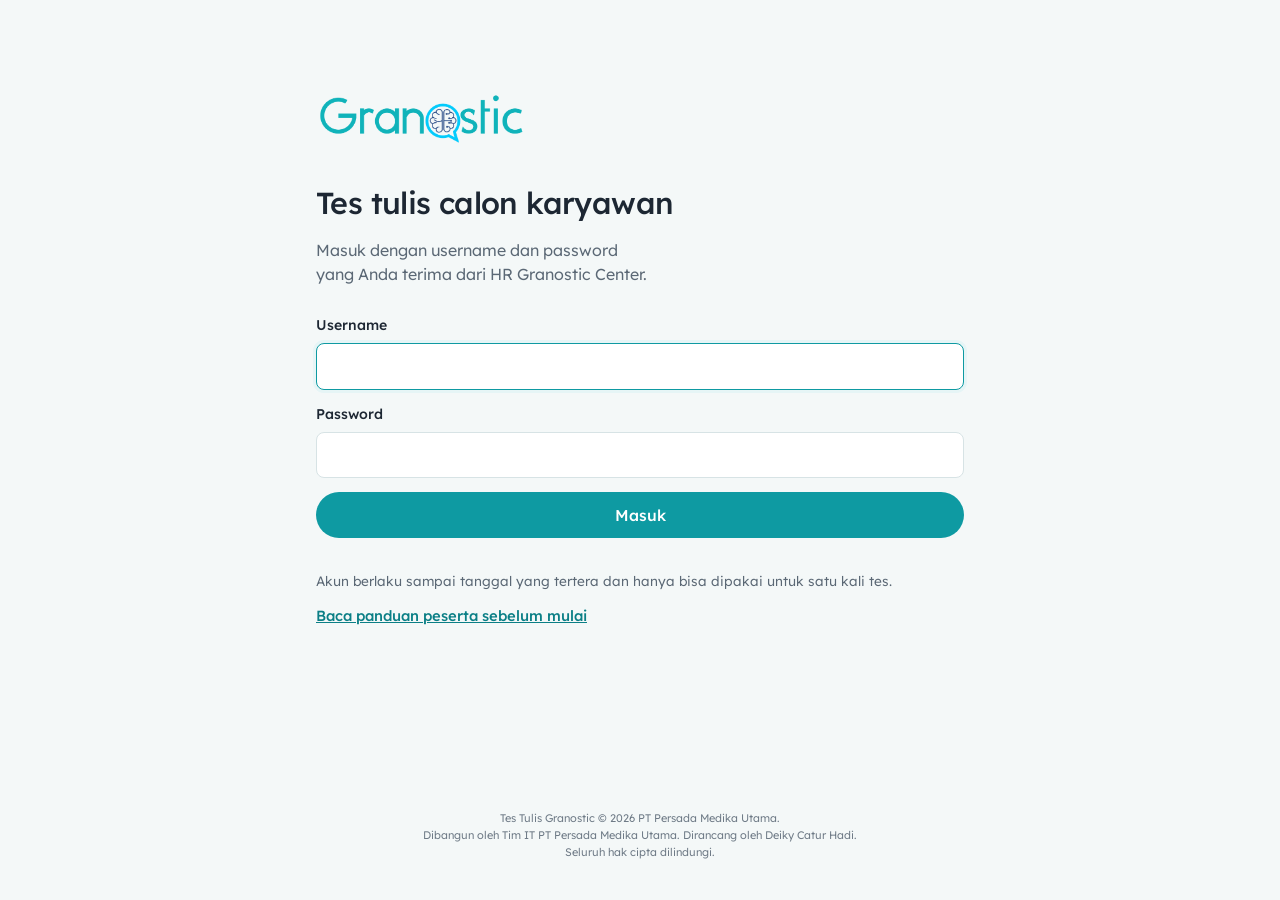
<file: index.html>
<!doctype html>
<!--
  Tes Tulis Granostic © 2026 PT Persada Medika Utama.
  Dibangun oleh Tim IT PT Persada Medika Utama. Dirancang oleh Deiky Catur Hadi.
  Seluruh hak cipta dilindungi.
-->
<html lang="id">
<head>
  <meta charset="utf-8">
  <meta name="viewport" content="width=device-width, initial-scale=1, viewport-fit=cover">
  <meta name="robots" content="noindex, nofollow">
  <title>Tes Tulis Granostic</title>
  <link rel="icon" href="assets/logo.png">
  <link rel="preconnect" href="https://fonts.googleapis.com">
  <link rel="preconnect" href="https://fonts.gstatic.com" crossorigin>
  <link href="https://fonts.googleapis.com/css2?family=IBM+Plex+Mono:wght@400;500&family=Lexend:wght@300;350;400;500;600&display=swap" rel="stylesheet">
  <link rel="stylesheet" href="assets/app.css">
  <link rel="stylesheet" href="assets/peserta.css">
</head>
<body class="peserta">
  <header class="bar" id="bar">
    <div class="bar-in">
      <img src="assets/logo.png" alt="Granostic" class="bar-logo">
      <div class="bar-test hidden" id="barTest">
        <span class="bar-meta"><span class="bar-sec" id="barSec"></span><span class="save-state" id="saveState"></span></span>
        <span class="bar-timer tabnum" id="barTimer" role="timer" aria-live="off">--:--</span>
      </div>
    </div>
    <div class="timeline hidden" id="timeline"><i id="timefill"></i></div>
  </header>

  <main id="app" class="wrap" aria-live="polite">
    <div class="center-load"><div class="spinner"></div></div>
  </main>
  <footer class="copyright cr-login"><span>Tes Tulis Granostic © 2026 PT Persada Medika Utama.</span><span>Dibangun oleh Tim IT PT Persada Medika Utama. Dirancang oleh Deiky Catur Hadi.</span><span>Seluruh hak cipta dilindungi.</span></footer>

  <div id="watermark" aria-hidden="true"></div>
  <div id="shield" class="hidden" aria-hidden="true">
    <div><strong>Halaman tes disembunyikan</strong><br>Kembali ke halaman ini untuk melanjutkan.</div>
  </div>
  <noscript>Aktifkan JavaScript untuk mengikuti tes.</noscript>

  <script src="config.js"></script>
  <script src="assets/common.js"></script>
  <script src="assets/jeda.js"></script>
  <script src="assets/biodata.js"></script>
  <script src="assets/peserta.js"></script>
</body>
</html>
</file>
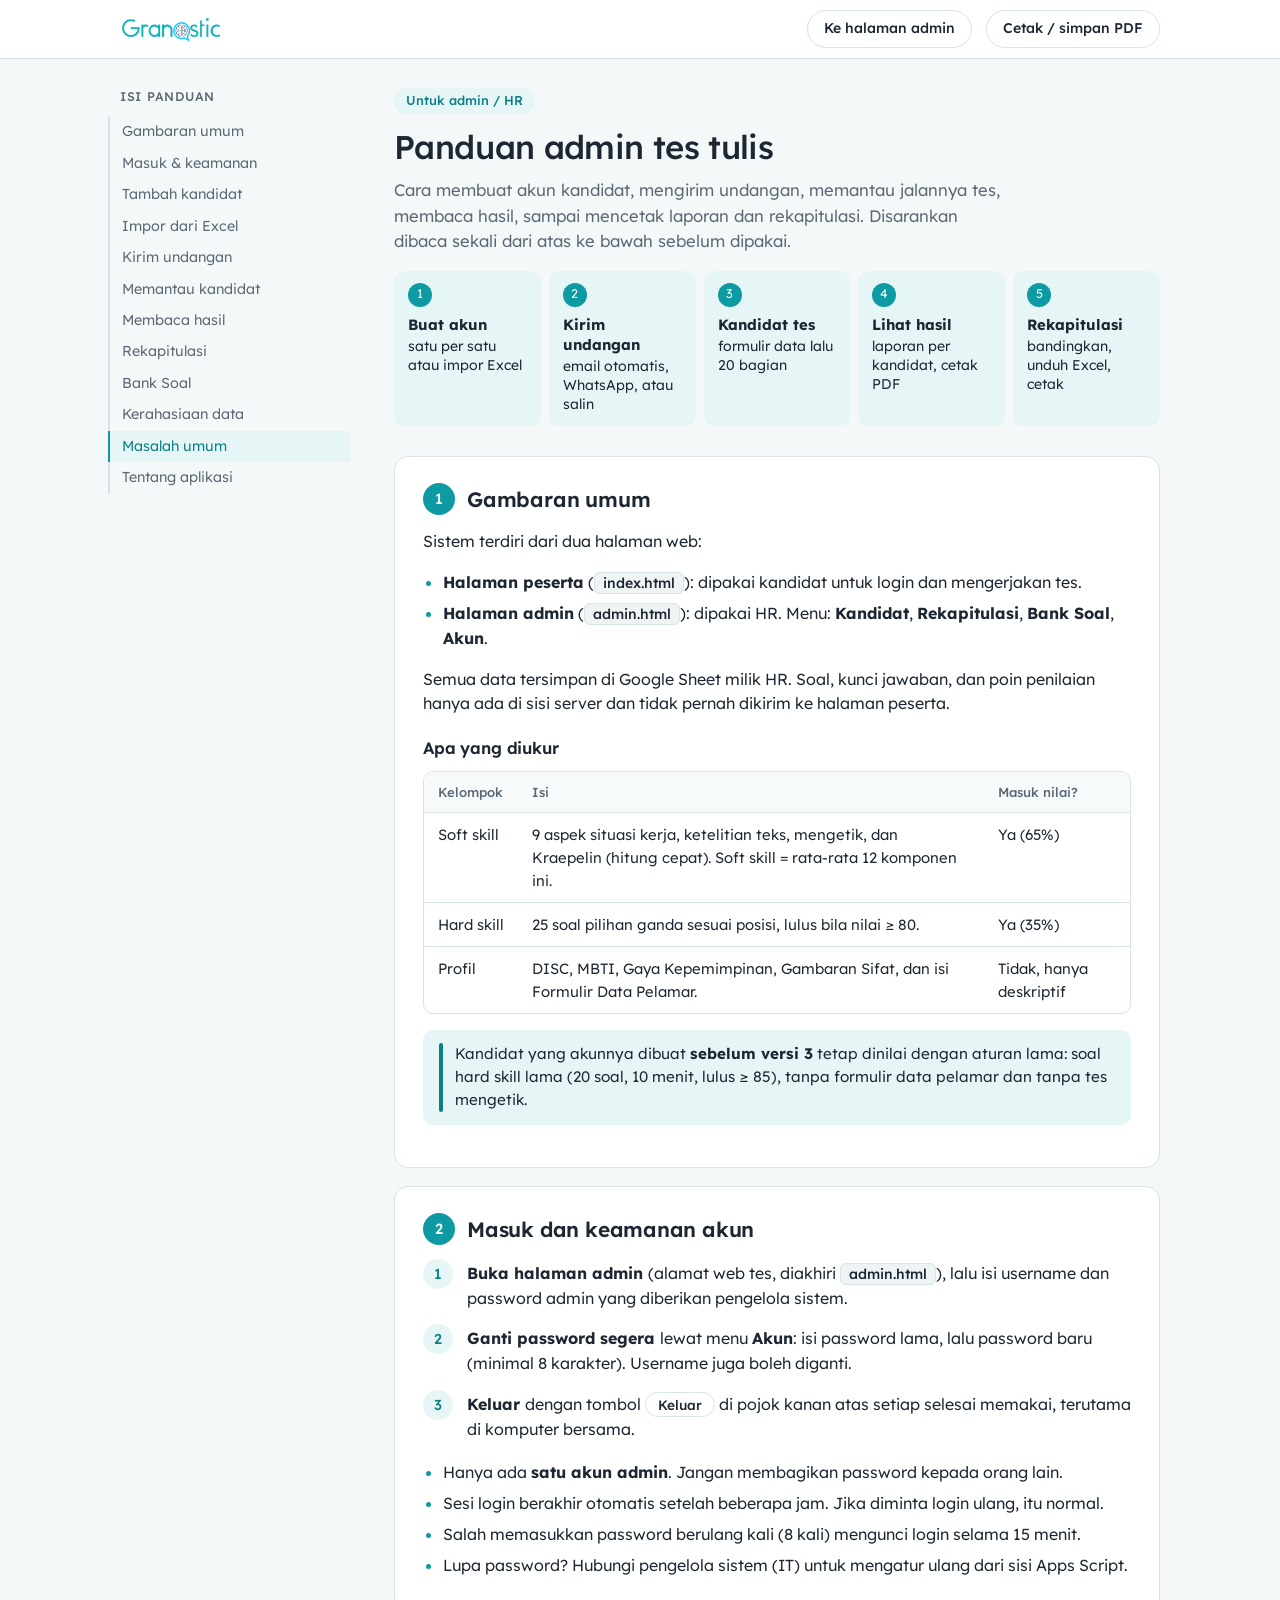
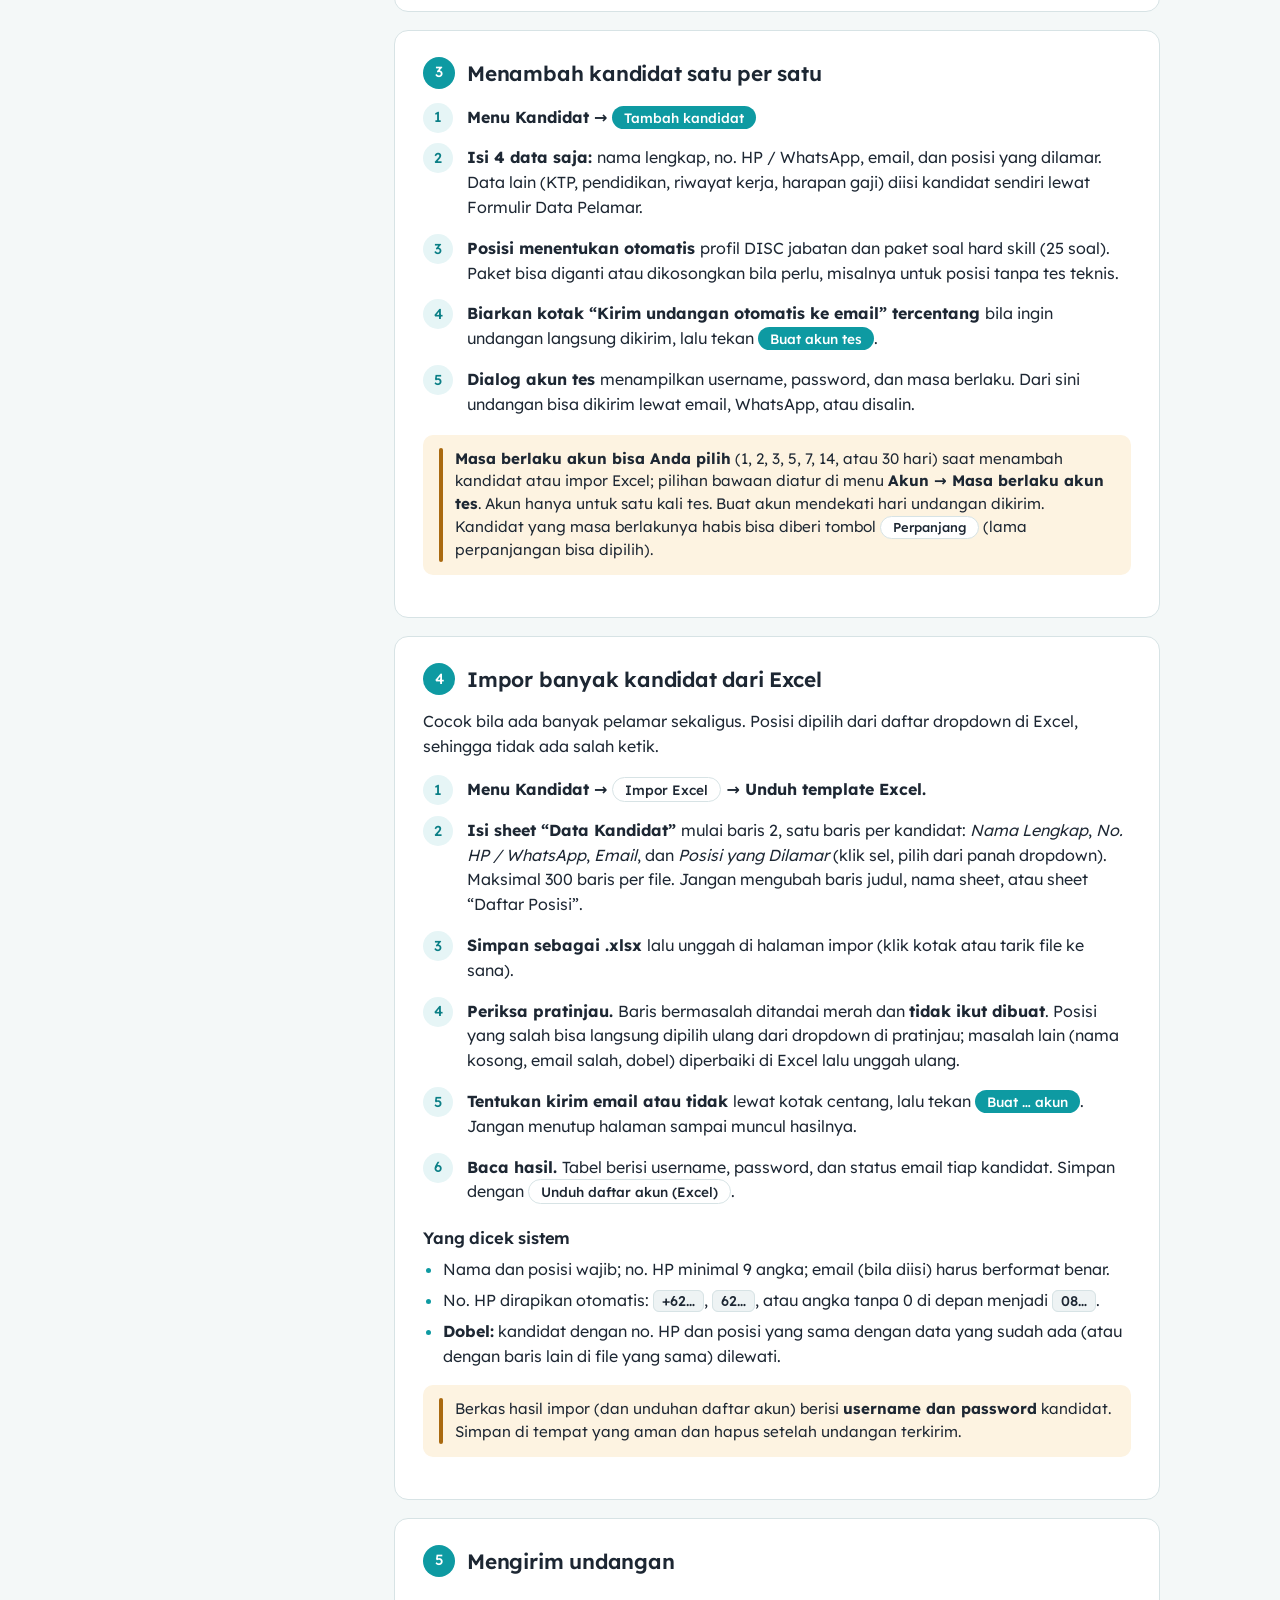
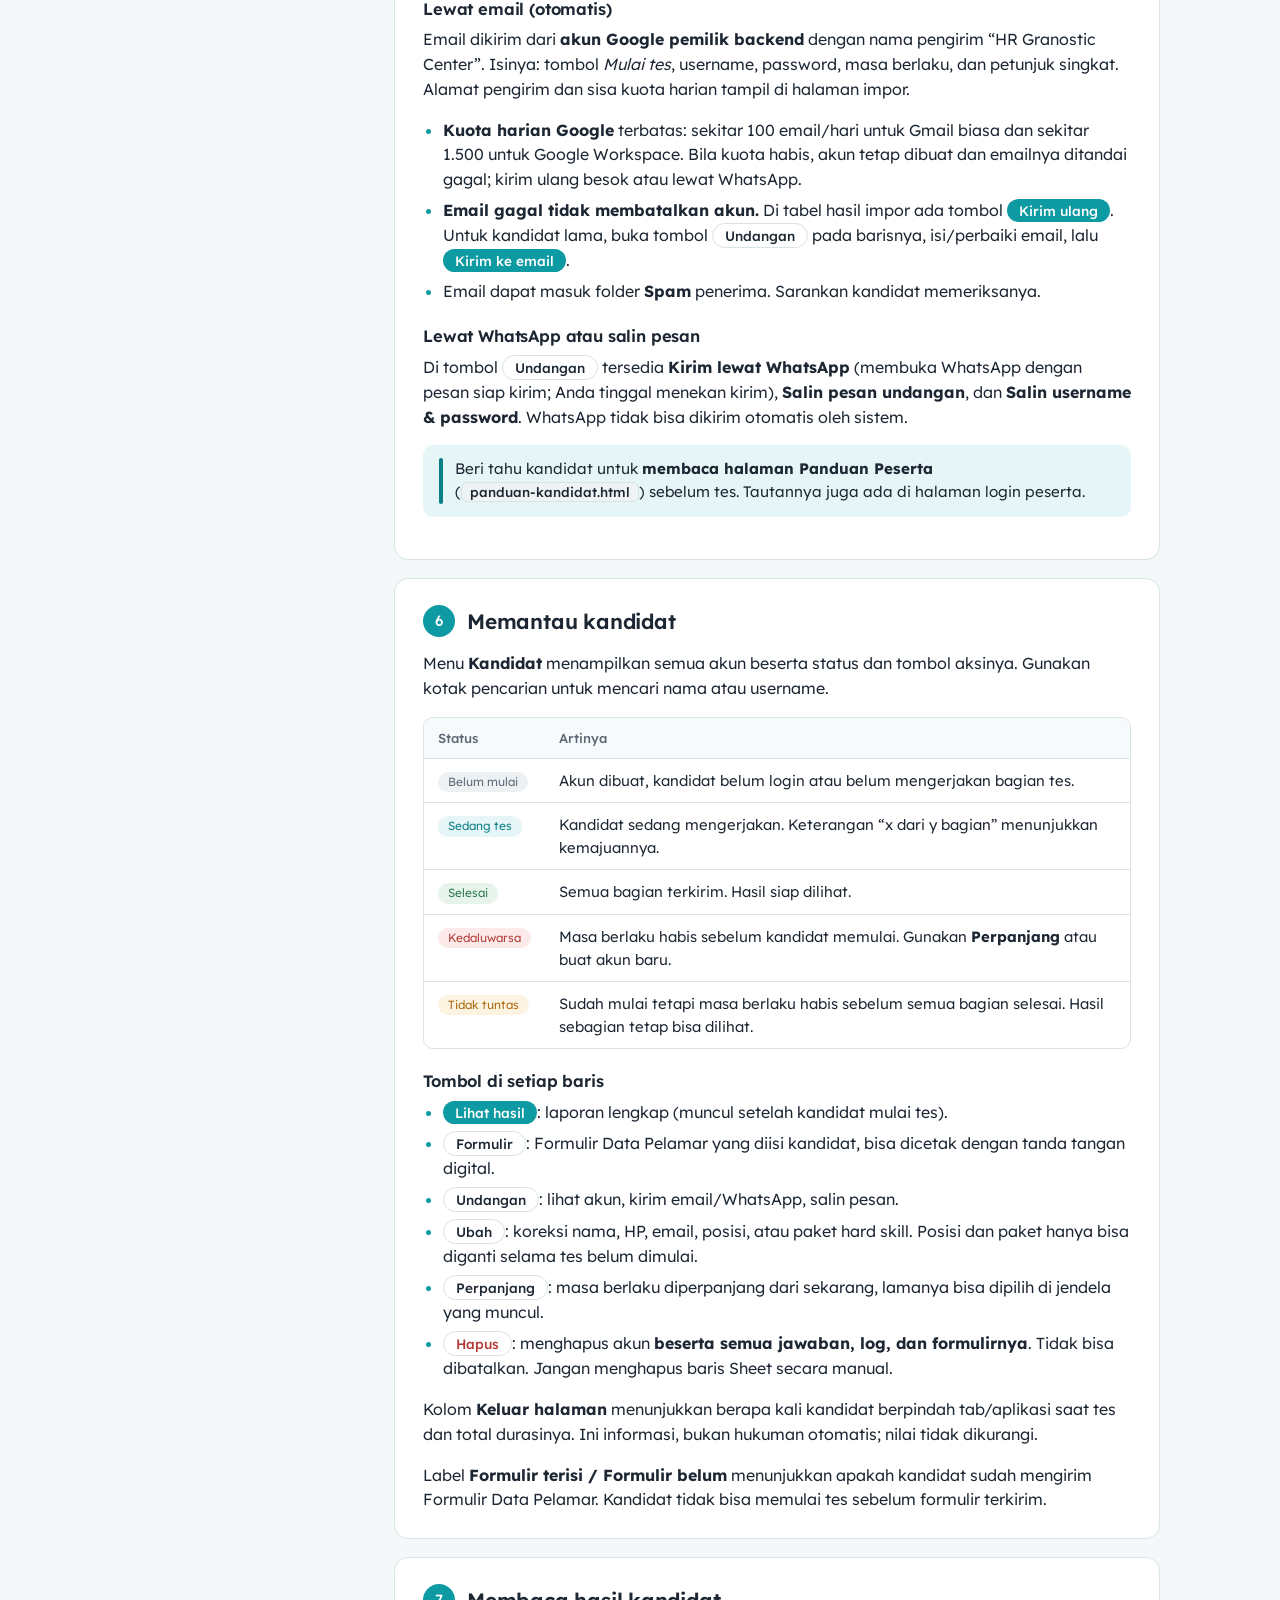
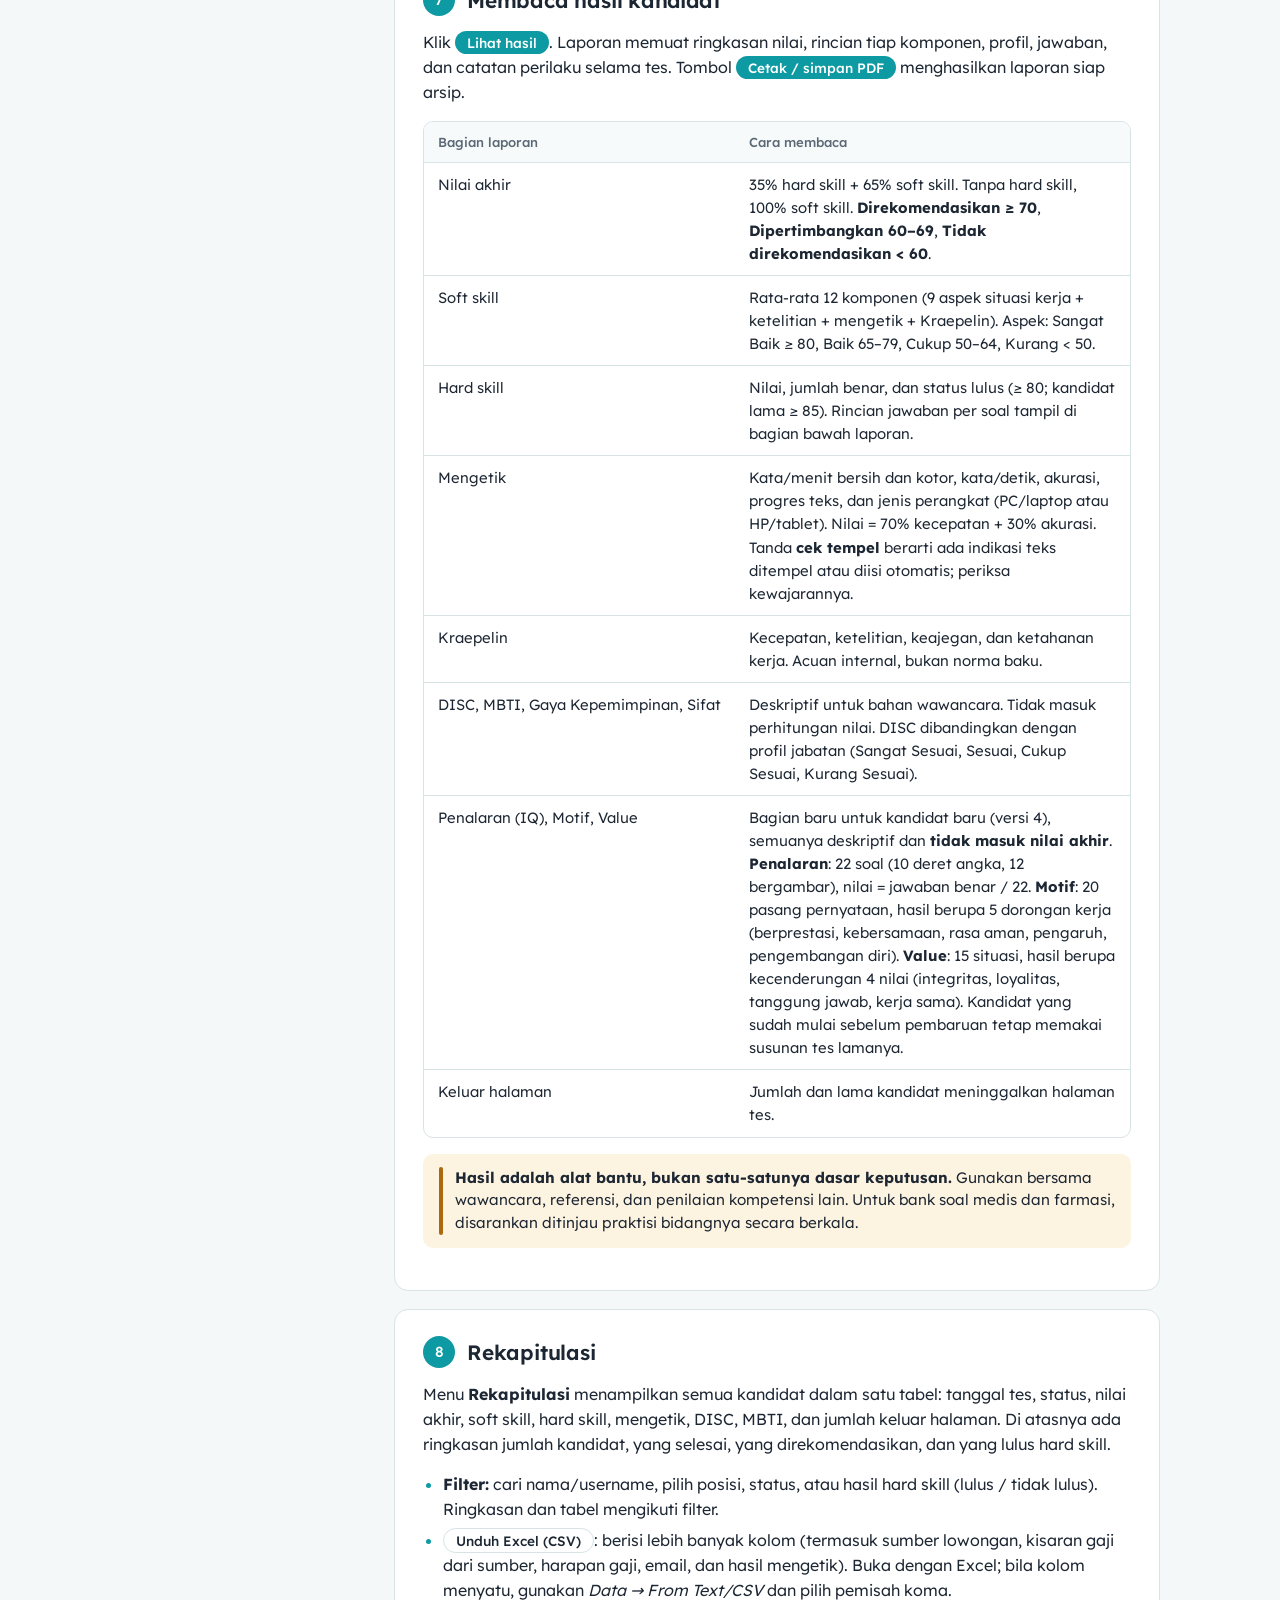
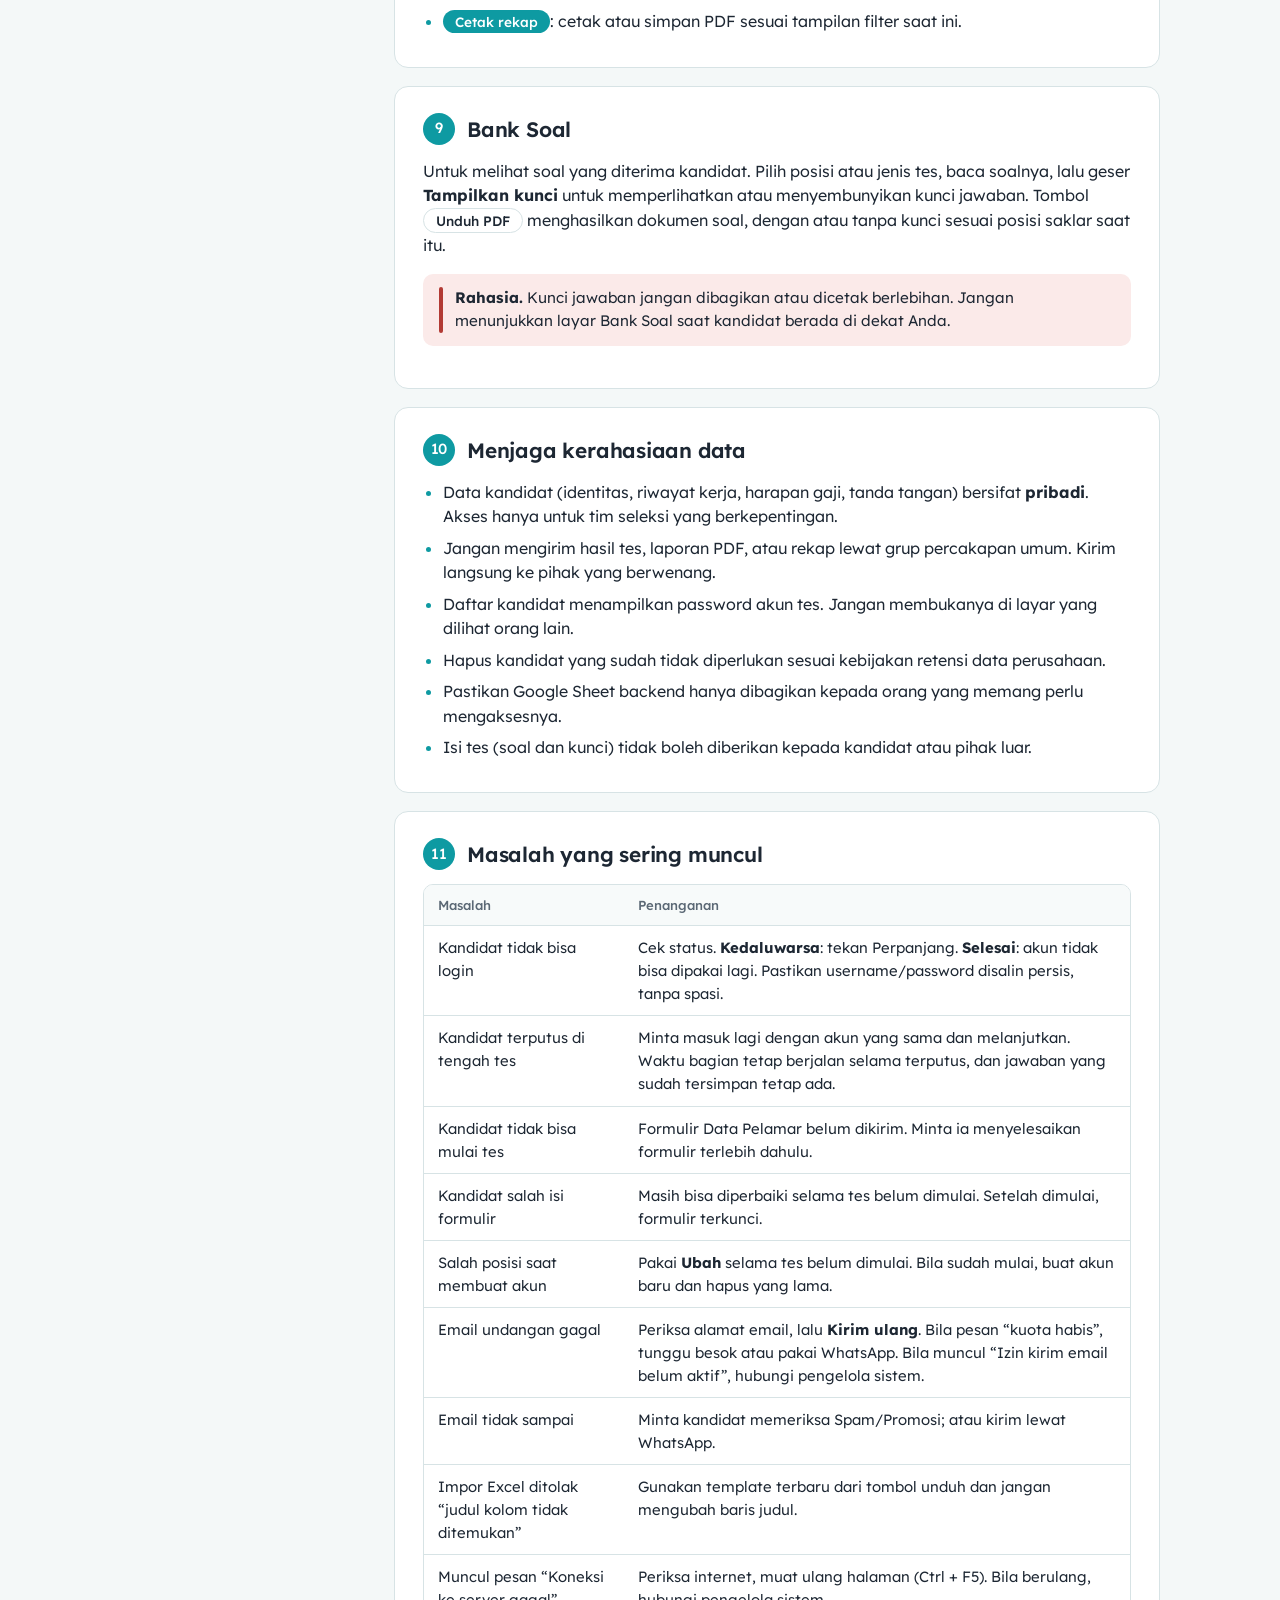
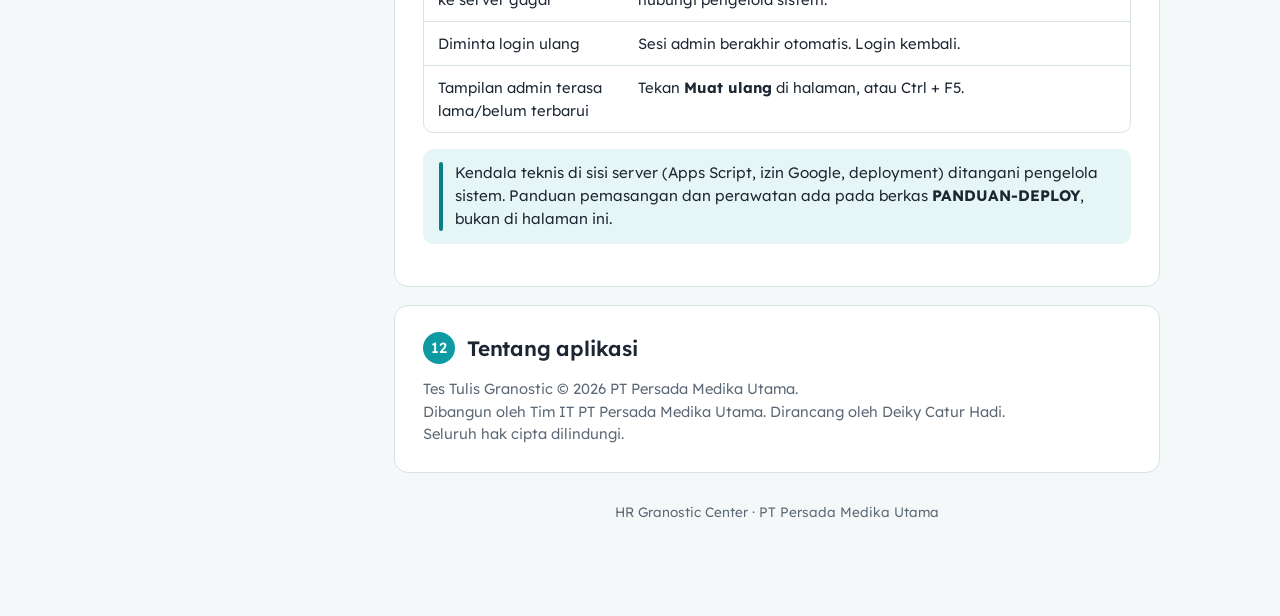
<file: panduan-admin.html>
<!doctype html>
<html lang="id">
<head>
  <meta charset="utf-8">
  <meta name="viewport" content="width=device-width, initial-scale=1, viewport-fit=cover">
  <meta name="robots" content="noindex, nofollow">
  <title>Panduan Admin Tes Tulis Granostic</title>
  <link rel="icon" href="assets/logo.png">
  <link rel="preconnect" href="https://fonts.googleapis.com">
  <link rel="preconnect" href="https://fonts.gstatic.com" crossorigin>
  <link href="https://fonts.googleapis.com/css2?family=Lexend:wght@300;350;400;500;600&display=swap" rel="stylesheet">
  <link rel="stylesheet" href="assets/app.css">
  <link rel="stylesheet" href="assets/panduan.css">
</head>
<body class="guide">
  <header class="g-top">
    <div class="g-top-in">
      <img src="assets/logo.png" alt="Granostic">
      <span class="sp"></span>
      <a class="btn ghost" href="admin.html"><span class="long">Ke halaman admin</span><span class="short">Admin</span></a>
      <button class="btn ghost print" id="bPrint" type="button"><span class="long">Cetak / simpan PDF</span><span class="short">PDF</span></button>
    </div>
  </header>

  <div class="g-wrap">
    <aside class="g-toc" aria-label="Daftar isi">
      <b>Isi panduan</b>
      <nav>
        <a href="#gambaran">Gambaran umum</a>
        <a href="#masuk">Masuk &amp; keamanan</a>
        <a href="#tambah">Tambah kandidat</a>
        <a href="#impor">Impor dari Excel</a>
        <a href="#undangan">Kirim undangan</a>
        <a href="#pantau">Memantau kandidat</a>
        <a href="#hasil">Membaca hasil</a>
        <a href="#rekap">Rekapitulasi</a>
        <a href="#bank">Bank Soal</a>
        <a href="#etika">Kerahasiaan data</a>
        <a href="#masalah">Masalah umum</a>
        <a href="#tentang">Tentang aplikasi</a>
      </nav>
    </aside>

    <main class="g-main">
      <section class="g-hero">
        <span class="kicker">Untuk admin / HR</span>
        <h1>Panduan admin tes tulis</h1>
        <p>Cara membuat akun kandidat, mengirim undangan, memantau jalannya tes, membaca hasil, sampai mencetak laporan dan rekapitulasi. Disarankan dibaca sekali dari atas ke bawah sebelum dipakai.</p>
        <div class="flow">
          <div><b>Buat akun</b>satu per satu atau impor Excel</div>
          <div><b>Kirim undangan</b>email otomatis, WhatsApp, atau salin</div>
          <div><b>Kandidat tes</b>formulir data lalu 20 bagian</div>
          <div><b>Lihat hasil</b>laporan per kandidat, cetak PDF</div>
          <div><b>Rekapitulasi</b>bandingkan, unduh Excel, cetak</div>
        </div>
      </section>

      <section class="g-sec" id="gambaran">
        <h2><span class="no">1</span>Gambaran umum</h2>
        <p>Sistem terdiri dari dua halaman web:</p>
        <ul>
          <li><b>Halaman peserta</b> (<span class="kw">index.html</span>): dipakai kandidat untuk login dan mengerjakan tes.</li>
          <li><b>Halaman admin</b> (<span class="kw">admin.html</span>): dipakai HR. Menu: <b>Kandidat</b>, <b>Rekapitulasi</b>, <b>Bank Soal</b>, <b>Akun</b>.</li>
        </ul>
        <p>Semua data tersimpan di Google Sheet milik HR. Soal, kunci jawaban, dan poin penilaian hanya ada di sisi server dan tidak pernah dikirim ke halaman peserta.</p>
        <h3>Apa yang diukur</h3>
        <div class="g-tbl-wrap"><table class="g-tbl">
          <thead><tr><th>Kelompok</th><th>Isi</th><th>Masuk nilai?</th></tr></thead>
          <tbody>
            <tr><td class="nw">Soft skill</td><td>9 aspek situasi kerja, ketelitian teks, mengetik, dan Kraepelin (hitung cepat). Soft skill = rata-rata 12 komponen ini.</td><td>Ya (65%)</td></tr>
            <tr><td class="nw">Hard skill</td><td>25 soal pilihan ganda sesuai posisi, lulus bila nilai ≥ 80.</td><td>Ya (35%)</td></tr>
            <tr><td class="nw">Profil</td><td>DISC, MBTI, Gaya Kepemimpinan, Gambaran Sifat, dan isi Formulir Data Pelamar.</td><td>Tidak, hanya deskriptif</td></tr>
          </tbody>
        </table></div>
        <div class="note tip"><div>Kandidat yang akunnya dibuat <b>sebelum versi 3</b> tetap dinilai dengan aturan lama: soal hard skill lama (20 soal, 10 menit, lulus ≥ 85), tanpa formulir data pelamar dan tanpa tes mengetik.</div></div>
      </section>

      <section class="g-sec" id="masuk">
        <h2><span class="no">2</span>Masuk dan keamanan akun</h2>
        <ol class="st">
          <li><b>Buka halaman admin</b>(alamat web tes, diakhiri <span class="kw">admin.html</span>), lalu isi username dan password admin yang diberikan pengelola sistem.</li>
          <li><b>Ganti password segera</b>lewat menu <b>Akun</b>: isi password lama, lalu password baru (minimal 8 karakter). Username juga boleh diganti.</li>
          <li><b>Keluar</b>dengan tombol <span class="btn-ex g">Keluar</span> di pojok kanan atas setiap selesai memakai, terutama di komputer bersama.</li>
        </ol>
        <ul>
          <li>Hanya ada <b>satu akun admin</b>. Jangan membagikan password kepada orang lain.</li>
          <li>Sesi login berakhir otomatis setelah beberapa jam. Jika diminta login ulang, itu normal.</li>
          <li>Salah memasukkan password berulang kali (8 kali) mengunci login selama 15 menit.</li>
          <li>Lupa password? Hubungi pengelola sistem (IT) untuk mengatur ulang dari sisi Apps Script.</li>
        </ul>
      </section>

      <section class="g-sec" id="tambah">
        <h2><span class="no">3</span>Menambah kandidat satu per satu</h2>
        <ol class="st">
          <li><b>Menu Kandidat → <span class="btn-ex">Tambah kandidat</span></b></li>
          <li><b>Isi 4 data saja:</b>nama lengkap, no. HP / WhatsApp, email, dan posisi yang dilamar. Data lain (KTP, pendidikan, riwayat kerja, harapan gaji) diisi kandidat sendiri lewat Formulir Data Pelamar.</li>
          <li><b>Posisi menentukan otomatis</b>profil DISC jabatan dan paket soal hard skill (25 soal). Paket bisa diganti atau dikosongkan bila perlu, misalnya untuk posisi tanpa tes teknis.</li>
          <li><b>Biarkan kotak “Kirim undangan otomatis ke email” tercentang</b>bila ingin undangan langsung dikirim, lalu tekan <span class="btn-ex">Buat akun tes</span>.</li>
          <li><b>Dialog akun tes</b>menampilkan username, password, dan masa berlaku. Dari sini undangan bisa dikirim lewat email, WhatsApp, atau disalin.</li>
        </ol>
        <div class="note warn"><div><b>Masa berlaku akun bisa Anda pilih</b> (1, 2, 3, 5, 7, 14, atau 30 hari) saat menambah kandidat atau impor Excel; pilihan bawaan diatur di menu <b>Akun → Masa berlaku akun tes</b>. Akun hanya untuk satu kali tes. Buat akun mendekati hari undangan dikirim. Kandidat yang masa berlakunya habis bisa diberi tombol <span class="btn-ex g">Perpanjang</span> (lama perpanjangan bisa dipilih).</div></div>
      </section>

      <section class="g-sec" id="impor">
        <h2><span class="no">4</span>Impor banyak kandidat dari Excel</h2>
        <p>Cocok bila ada banyak pelamar sekaligus. Posisi dipilih dari daftar dropdown di Excel, sehingga tidak ada salah ketik.</p>
        <ol class="st">
          <li><b>Menu Kandidat → <span class="btn-ex g">Impor Excel</span> → Unduh template Excel.</b></li>
          <li><b>Isi sheet “Data Kandidat”</b>mulai baris 2, satu baris per kandidat: <i>Nama Lengkap</i>, <i>No. HP / WhatsApp</i>, <i>Email</i>, dan <i>Posisi yang Dilamar</i> (klik sel, pilih dari panah dropdown). Maksimal 300 baris per file. Jangan mengubah baris judul, nama sheet, atau sheet “Daftar Posisi”.</li>
          <li><b>Simpan sebagai .xlsx</b>lalu unggah di halaman impor (klik kotak atau tarik file ke sana).</li>
          <li><b>Periksa pratinjau.</b>Baris bermasalah ditandai merah dan <b>tidak ikut dibuat</b>. Posisi yang salah bisa langsung dipilih ulang dari dropdown di pratinjau; masalah lain (nama kosong, email salah, dobel) diperbaiki di Excel lalu unggah ulang.</li>
          <li><b>Tentukan kirim email atau tidak</b>lewat kotak centang, lalu tekan <span class="btn-ex">Buat … akun</span>. Jangan menutup halaman sampai muncul hasilnya.</li>
          <li><b>Baca hasil.</b>Tabel berisi username, password, dan status email tiap kandidat. Simpan dengan <span class="btn-ex g">Unduh daftar akun (Excel)</span>.</li>
        </ol>
        <h3>Yang dicek sistem</h3>
        <ul>
          <li>Nama dan posisi wajib; no. HP minimal 9 angka; email (bila diisi) harus berformat benar.</li>
          <li>No. HP dirapikan otomatis: <span class="kw">+62…</span>, <span class="kw">62…</span>, atau angka tanpa 0 di depan menjadi <span class="kw">08…</span>.</li>
          <li><b>Dobel:</b> kandidat dengan no. HP dan posisi yang sama dengan data yang sudah ada (atau dengan baris lain di file yang sama) dilewati.</li>
        </ul>
        <div class="note warn"><div>Berkas hasil impor (dan unduhan daftar akun) berisi <b>username dan password</b> kandidat. Simpan di tempat yang aman dan hapus setelah undangan terkirim.</div></div>
      </section>

      <section class="g-sec" id="undangan">
        <h2><span class="no">5</span>Mengirim undangan</h2>
        <h3>Lewat email (otomatis)</h3>
        <p>Email dikirim dari <b>akun Google pemilik backend</b> dengan nama pengirim “HR Granostic Center”. Isinya: tombol <i>Mulai tes</i>, username, password, masa berlaku, dan petunjuk singkat. Alamat pengirim dan sisa kuota harian tampil di halaman impor.</p>
        <ul>
          <li><b>Kuota harian Google</b> terbatas: sekitar 100 email/hari untuk Gmail biasa dan sekitar 1.500 untuk Google Workspace. Bila kuota habis, akun tetap dibuat dan emailnya ditandai gagal; kirim ulang besok atau lewat WhatsApp.</li>
          <li><b>Email gagal tidak membatalkan akun.</b> Di tabel hasil impor ada tombol <span class="btn-ex">Kirim ulang</span>. Untuk kandidat lama, buka tombol <span class="btn-ex g">Undangan</span> pada barisnya, isi/perbaiki email, lalu <span class="btn-ex">Kirim ke email</span>.</li>
          <li>Email dapat masuk folder <b>Spam</b> penerima. Sarankan kandidat memeriksanya.</li>
        </ul>
        <h3>Lewat WhatsApp atau salin pesan</h3>
        <p>Di tombol <span class="btn-ex g">Undangan</span> tersedia <b>Kirim lewat WhatsApp</b> (membuka WhatsApp dengan pesan siap kirim; Anda tinggal menekan kirim), <b>Salin pesan undangan</b>, dan <b>Salin username &amp; password</b>. WhatsApp tidak bisa dikirim otomatis oleh sistem.</p>
        <div class="note tip"><div>Beri tahu kandidat untuk <b>membaca halaman Panduan Peserta</b> (<span class="kw">panduan-kandidat.html</span>) sebelum tes. Tautannya juga ada di halaman login peserta.</div></div>
      </section>

      <section class="g-sec" id="pantau">
        <h2><span class="no">6</span>Memantau kandidat</h2>
        <p>Menu <b>Kandidat</b> menampilkan semua akun beserta status dan tombol aksinya. Gunakan kotak pencarian untuk mencari nama atau username.</p>
        <div class="g-tbl-wrap"><table class="g-tbl">
          <thead><tr><th class="nw">Status</th><th>Artinya</th></tr></thead>
          <tbody>
            <tr><td class="nw"><span class="badge-ex">Belum mulai</span></td><td>Akun dibuat, kandidat belum login atau belum mengerjakan bagian tes.</td></tr>
            <tr><td class="nw"><span class="badge-ex ok" style="background:#E6F5F6;color:#0B7F86">Sedang tes</span></td><td>Kandidat sedang mengerjakan. Keterangan “x dari y bagian” menunjukkan kemajuannya.</td></tr>
            <tr><td class="nw"><span class="badge-ex ok">Selesai</span></td><td>Semua bagian terkirim. Hasil siap dilihat.</td></tr>
            <tr><td class="nw"><span class="badge-ex bad">Kedaluwarsa</span></td><td>Masa berlaku habis sebelum kandidat memulai. Gunakan <b>Perpanjang</b> atau buat akun baru.</td></tr>
            <tr><td class="nw"><span class="badge-ex" style="background:#FDF3E1;color:#A9690F">Tidak tuntas</span></td><td>Sudah mulai tetapi masa berlaku habis sebelum semua bagian selesai. Hasil sebagian tetap bisa dilihat.</td></tr>
          </tbody>
        </table></div>
        <h3>Tombol di setiap baris</h3>
        <ul>
          <li><span class="btn-ex">Lihat hasil</span>: laporan lengkap (muncul setelah kandidat mulai tes).</li>
          <li><span class="btn-ex g">Formulir</span>: Formulir Data Pelamar yang diisi kandidat, bisa dicetak dengan tanda tangan digital.</li>
          <li><span class="btn-ex g">Undangan</span>: lihat akun, kirim email/WhatsApp, salin pesan.</li>
          <li><span class="btn-ex g">Ubah</span>: koreksi nama, HP, email, posisi, atau paket hard skill. Posisi dan paket hanya bisa diganti selama tes belum dimulai.</li>
          <li><span class="btn-ex g">Perpanjang</span>: masa berlaku diperpanjang dari sekarang, lamanya bisa dipilih di jendela yang muncul.</li>
          <li><span class="btn-ex g" style="color:#B23A34">Hapus</span>: menghapus akun <b>beserta semua jawaban, log, dan formulirnya</b>. Tidak bisa dibatalkan. Jangan menghapus baris Sheet secara manual.</li>
        </ul>
        <p>Kolom <b>Keluar halaman</b> menunjukkan berapa kali kandidat berpindah tab/aplikasi saat tes dan total durasinya. Ini informasi, bukan hukuman otomatis; nilai tidak dikurangi.</p>
        <p>Label <b>Formulir terisi / Formulir belum</b> menunjukkan apakah kandidat sudah mengirim Formulir Data Pelamar. Kandidat tidak bisa memulai tes sebelum formulir terkirim.</p>
      </section>

      <section class="g-sec" id="hasil">
        <h2><span class="no">7</span>Membaca hasil kandidat</h2>
        <p>Klik <span class="btn-ex">Lihat hasil</span>. Laporan memuat ringkasan nilai, rincian tiap komponen, profil, jawaban, dan catatan perilaku selama tes. Tombol <span class="btn-ex">Cetak / simpan PDF</span> menghasilkan laporan siap arsip.</p>
        <div class="g-tbl-wrap"><table class="g-tbl">
          <thead><tr><th class="nw">Bagian laporan</th><th>Cara membaca</th></tr></thead>
          <tbody>
            <tr><td class="nw">Nilai akhir</td><td>35% hard skill + 65% soft skill. Tanpa hard skill, 100% soft skill. <b>Direkomendasikan ≥ 70</b>, <b>Dipertimbangkan 60–69</b>, <b>Tidak direkomendasikan &lt; 60</b>.</td></tr>
            <tr><td class="nw">Soft skill</td><td>Rata-rata 12 komponen (9 aspek situasi kerja + ketelitian + mengetik + Kraepelin). Aspek: Sangat Baik ≥ 80, Baik 65–79, Cukup 50–64, Kurang &lt; 50.</td></tr>
            <tr><td class="nw">Hard skill</td><td>Nilai, jumlah benar, dan status lulus (≥ 80; kandidat lama ≥ 85). Rincian jawaban per soal tampil di bagian bawah laporan.</td></tr>
            <tr><td class="nw">Mengetik</td><td>Kata/menit bersih dan kotor, kata/detik, akurasi, progres teks, dan jenis perangkat (PC/laptop atau HP/tablet). Nilai = 70% kecepatan + 30% akurasi. Tanda <b>cek tempel</b> berarti ada indikasi teks ditempel atau diisi otomatis; periksa kewajarannya.</td></tr>
            <tr><td class="nw">Kraepelin</td><td>Kecepatan, ketelitian, keajegan, dan ketahanan kerja. Acuan internal, bukan norma baku.</td></tr>
            <tr><td class="nw">DISC, MBTI, Gaya Kepemimpinan, Sifat</td><td>Deskriptif untuk bahan wawancara. Tidak masuk perhitungan nilai. DISC dibandingkan dengan profil jabatan (Sangat Sesuai, Sesuai, Cukup Sesuai, Kurang Sesuai).</td></tr>
            <tr><td class="nw">Penalaran (IQ), Motif, Value</td><td>Bagian baru untuk kandidat baru (versi 4), semuanya deskriptif dan <b>tidak masuk nilai akhir</b>. <b>Penalaran</b>: 22 soal (10 deret angka, 12 bergambar), nilai = jawaban benar / 22. <b>Motif</b>: 20 pasang pernyataan, hasil berupa 5 dorongan kerja (berprestasi, kebersamaan, rasa aman, pengaruh, pengembangan diri). <b>Value</b>: 15 situasi, hasil berupa kecenderungan 4 nilai (integritas, loyalitas, tanggung jawab, kerja sama). Kandidat yang sudah mulai sebelum pembaruan tetap memakai susunan tes lamanya.</td></tr>
            <tr><td class="nw">Keluar halaman</td><td>Jumlah dan lama kandidat meninggalkan halaman tes.</td></tr>
          </tbody>
        </table></div>
        <div class="note warn"><div><b>Hasil adalah alat bantu, bukan satu-satunya dasar keputusan.</b> Gunakan bersama wawancara, referensi, dan penilaian kompetensi lain. Untuk bank soal medis dan farmasi, disarankan ditinjau praktisi bidangnya secara berkala.</div></div>
      </section>

      <section class="g-sec" id="rekap">
        <h2><span class="no">8</span>Rekapitulasi</h2>
        <p>Menu <b>Rekapitulasi</b> menampilkan semua kandidat dalam satu tabel: tanggal tes, status, nilai akhir, soft skill, hard skill, mengetik, DISC, MBTI, dan jumlah keluar halaman. Di atasnya ada ringkasan jumlah kandidat, yang selesai, yang direkomendasikan, dan yang lulus hard skill.</p>
        <ul>
          <li><b>Filter:</b> cari nama/username, pilih posisi, status, atau hasil hard skill (lulus / tidak lulus). Ringkasan dan tabel mengikuti filter.</li>
          <li><span class="btn-ex g">Unduh Excel (CSV)</span>: berisi lebih banyak kolom (termasuk sumber lowongan, kisaran gaji dari sumber, harapan gaji, email, dan hasil mengetik). Buka dengan Excel; bila kolom menyatu, gunakan <i>Data → From Text/CSV</i> dan pilih pemisah koma.</li>
          <li><span class="btn-ex">Cetak rekap</span>: cetak atau simpan PDF sesuai tampilan filter saat ini.</li>
        </ul>
      </section>

      <section class="g-sec" id="bank">
        <h2><span class="no">9</span>Bank Soal</h2>
        <p>Untuk melihat soal yang diterima kandidat. Pilih posisi atau jenis tes, baca soalnya, lalu geser <b>Tampilkan kunci</b> untuk memperlihatkan atau menyembunyikan kunci jawaban. Tombol <span class="btn-ex g">Unduh PDF</span> menghasilkan dokumen soal, dengan atau tanpa kunci sesuai posisi saklar saat itu.</p>
        <div class="note stop"><div><b>Rahasia.</b> Kunci jawaban jangan dibagikan atau dicetak berlebihan. Jangan menunjukkan layar Bank Soal saat kandidat berada di dekat Anda.</div></div>
      </section>

      <section class="g-sec" id="etika">
        <h2><span class="no">10</span>Menjaga kerahasiaan data</h2>
        <ul>
          <li>Data kandidat (identitas, riwayat kerja, harapan gaji, tanda tangan) bersifat <b>pribadi</b>. Akses hanya untuk tim seleksi yang berkepentingan.</li>
          <li>Jangan mengirim hasil tes, laporan PDF, atau rekap lewat grup percakapan umum. Kirim langsung ke pihak yang berwenang.</li>
          <li>Daftar kandidat menampilkan password akun tes. Jangan membukanya di layar yang dilihat orang lain.</li>
          <li>Hapus kandidat yang sudah tidak diperlukan sesuai kebijakan retensi data perusahaan.</li>
          <li>Pastikan Google Sheet backend hanya dibagikan kepada orang yang memang perlu mengaksesnya.</li>
          <li>Isi tes (soal dan kunci) tidak boleh diberikan kepada kandidat atau pihak luar.</li>
        </ul>
      </section>

      <section class="g-sec" id="masalah">
        <h2><span class="no">11</span>Masalah yang sering muncul</h2>
        <div class="g-tbl-wrap"><table class="g-tbl">
          <thead><tr><th>Masalah</th><th>Penanganan</th></tr></thead>
          <tbody>
            <tr><td>Kandidat tidak bisa login</td><td>Cek status. <b>Kedaluwarsa</b>: tekan Perpanjang. <b>Selesai</b>: akun tidak bisa dipakai lagi. Pastikan username/password disalin persis, tanpa spasi.</td></tr>
            <tr><td>Kandidat terputus di tengah tes</td><td>Minta masuk lagi dengan akun yang sama dan melanjutkan. Waktu bagian tetap berjalan selama terputus, dan jawaban yang sudah tersimpan tetap ada.</td></tr>
            <tr><td>Kandidat tidak bisa mulai tes</td><td>Formulir Data Pelamar belum dikirim. Minta ia menyelesaikan formulir terlebih dahulu.</td></tr>
            <tr><td>Kandidat salah isi formulir</td><td>Masih bisa diperbaiki selama tes belum dimulai. Setelah dimulai, formulir terkunci.</td></tr>
            <tr><td>Salah posisi saat membuat akun</td><td>Pakai <b>Ubah</b> selama tes belum dimulai. Bila sudah mulai, buat akun baru dan hapus yang lama.</td></tr>
            <tr><td>Email undangan gagal</td><td>Periksa alamat email, lalu <b>Kirim ulang</b>. Bila pesan “kuota habis”, tunggu besok atau pakai WhatsApp. Bila muncul “Izin kirim email belum aktif”, hubungi pengelola sistem.</td></tr>
            <tr><td>Email tidak sampai</td><td>Minta kandidat memeriksa Spam/Promosi; atau kirim lewat WhatsApp.</td></tr>
            <tr><td>Impor Excel ditolak “judul kolom tidak ditemukan”</td><td>Gunakan template terbaru dari tombol unduh dan jangan mengubah baris judul.</td></tr>
            <tr><td>Muncul pesan “Koneksi ke server gagal”</td><td>Periksa internet, muat ulang halaman (Ctrl + F5). Bila berulang, hubungi pengelola sistem.</td></tr>
            <tr><td>Diminta login ulang</td><td>Sesi admin berakhir otomatis. Login kembali.</td></tr>
            <tr><td>Tampilan admin terasa lama/belum terbarui</td><td>Tekan <b>Muat ulang</b> di halaman, atau Ctrl + F5.</td></tr>
          </tbody>
        </table></div>
        <div class="note tip"><div>Kendala teknis di sisi server (Apps Script, izin Google, deployment) ditangani pengelola sistem. Panduan pemasangan dan perawatan ada pada berkas <b>PANDUAN-DEPLOY</b>, bukan di halaman ini.</div></div>
      </section>

      <section class="g-sec" id="tentang">
        <h2><span class="no">12</span>Tentang aplikasi</h2>
        <p class="copyright cr-about"><span>Tes Tulis Granostic © 2026 PT Persada Medika Utama.</span><span>Dibangun oleh Tim IT PT Persada Medika Utama. Dirancang oleh Deiky Catur Hadi.</span><span>Seluruh hak cipta dilindungi.</span></p>
      </section>

      <p class="g-foot">HR Granostic Center · PT Persada Medika Utama</p>
    </main>
  </div>
  <script src="assets/panduan.js"></script>
</body>
</html>
</file>
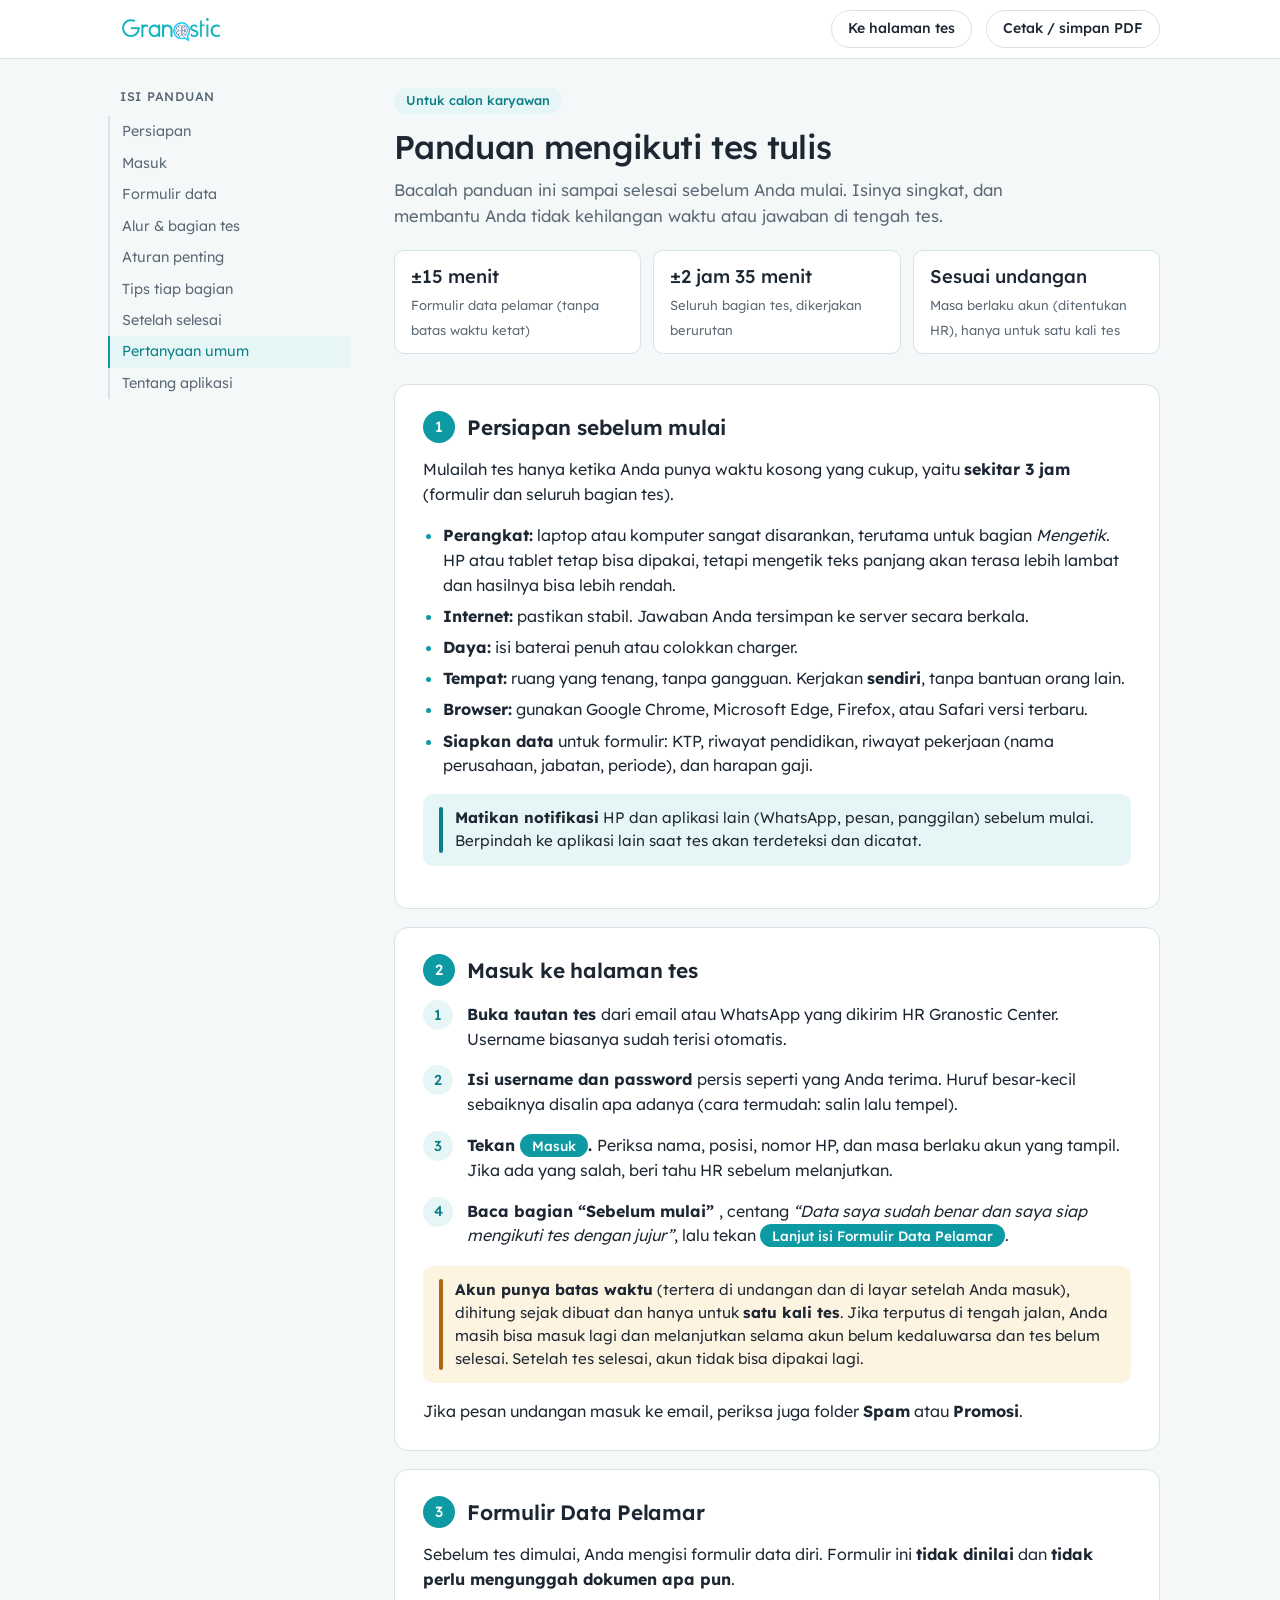
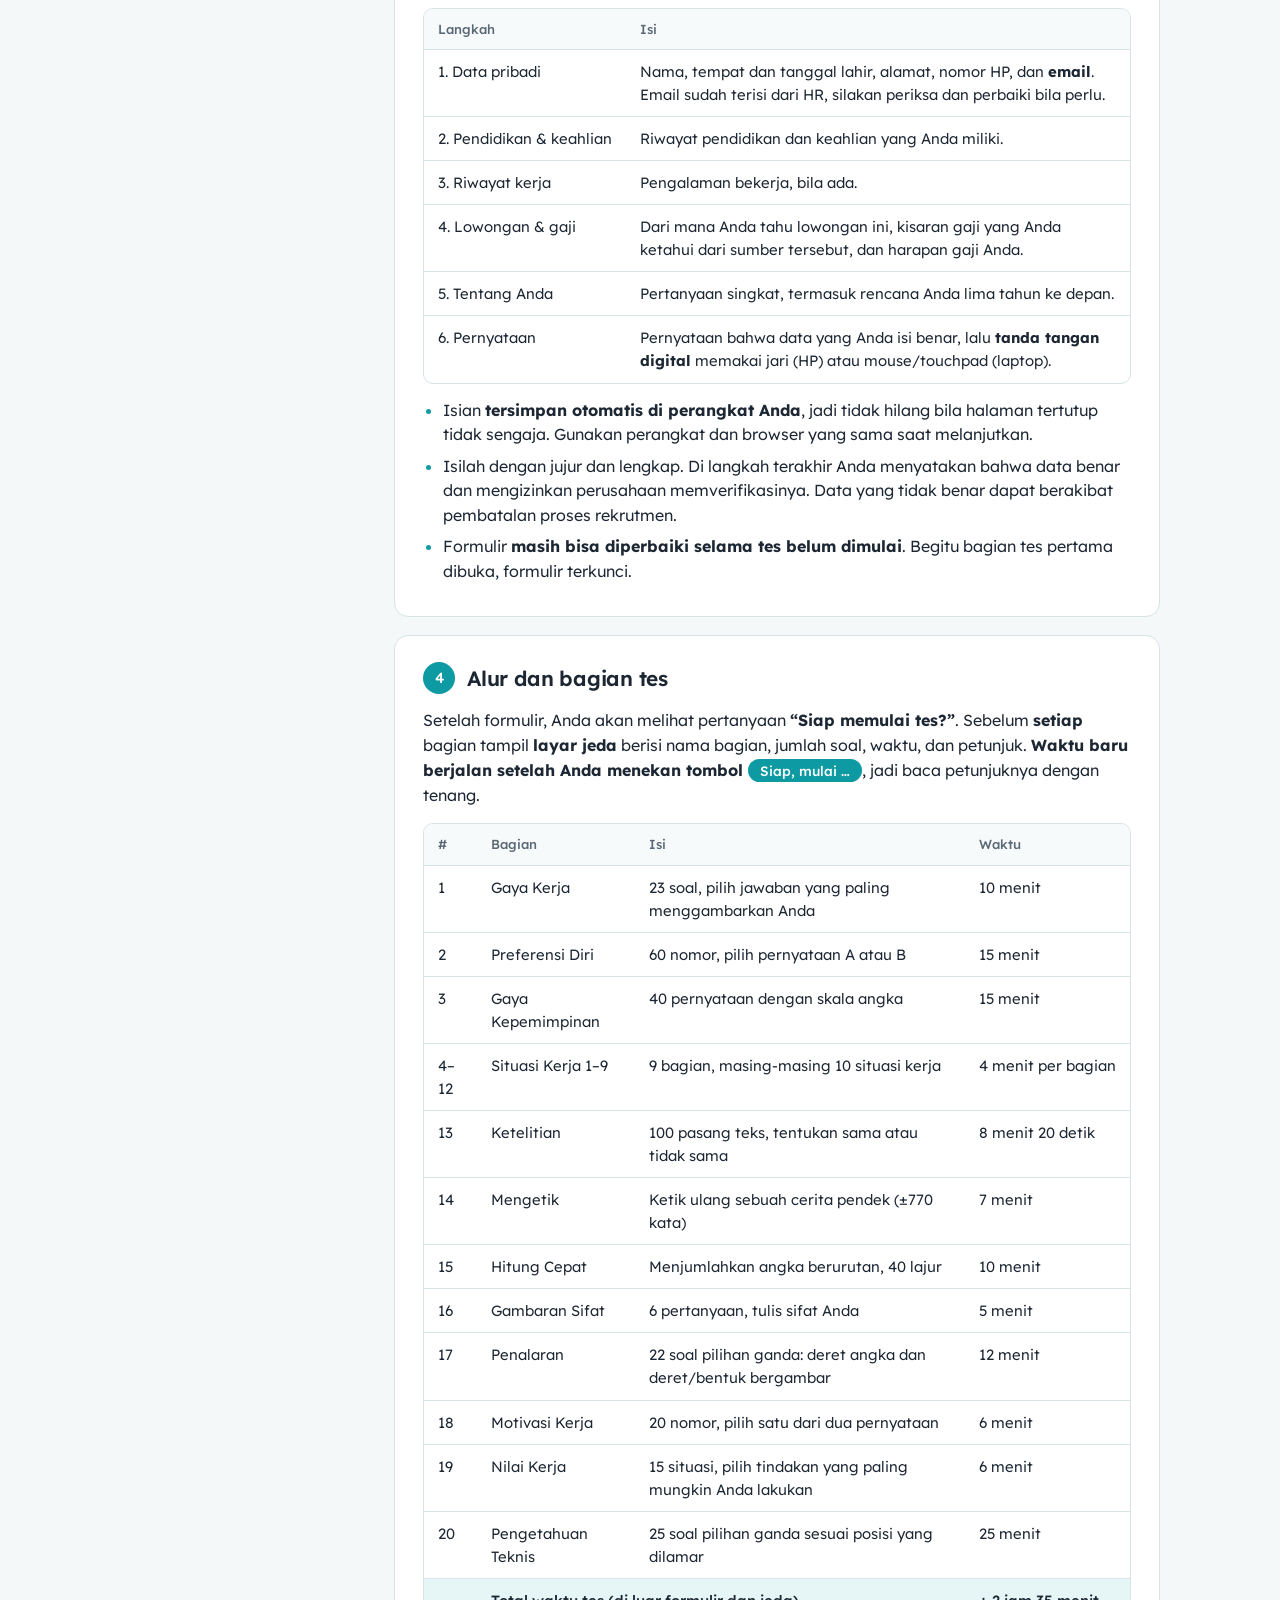
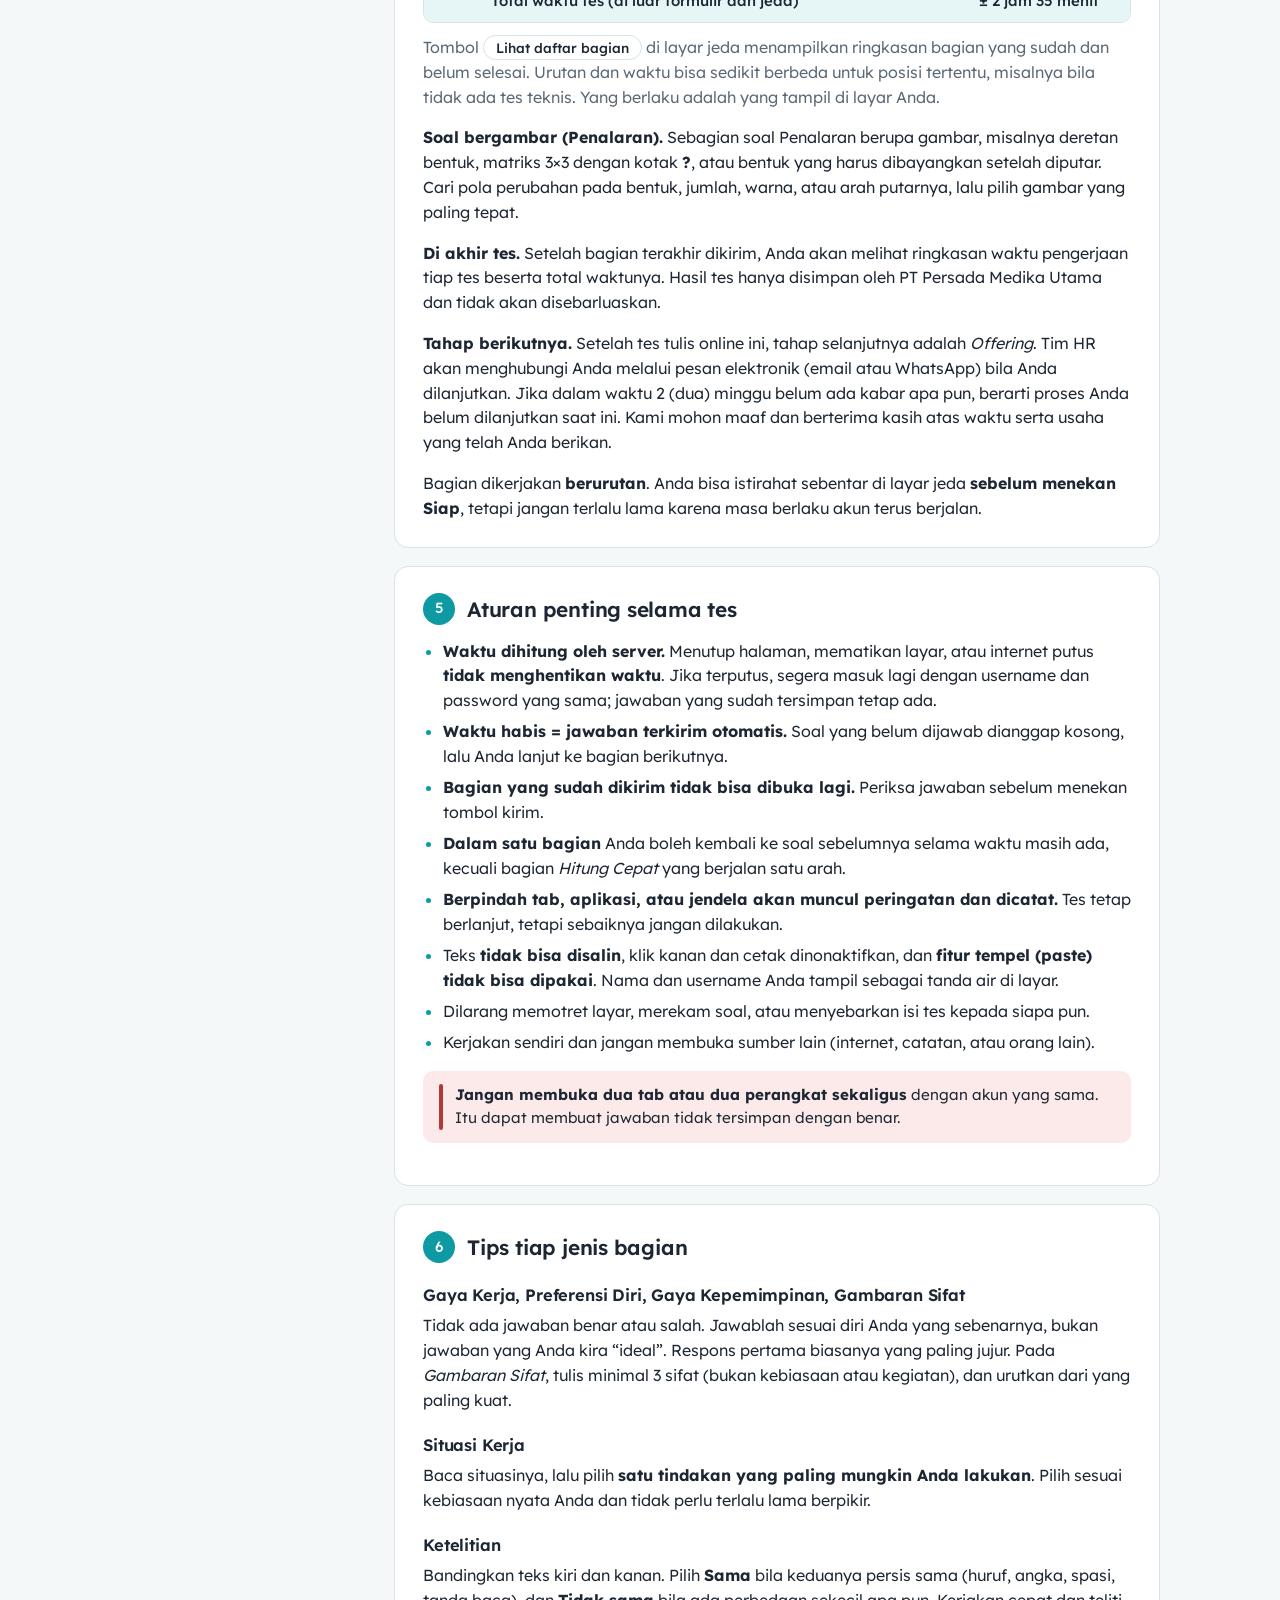
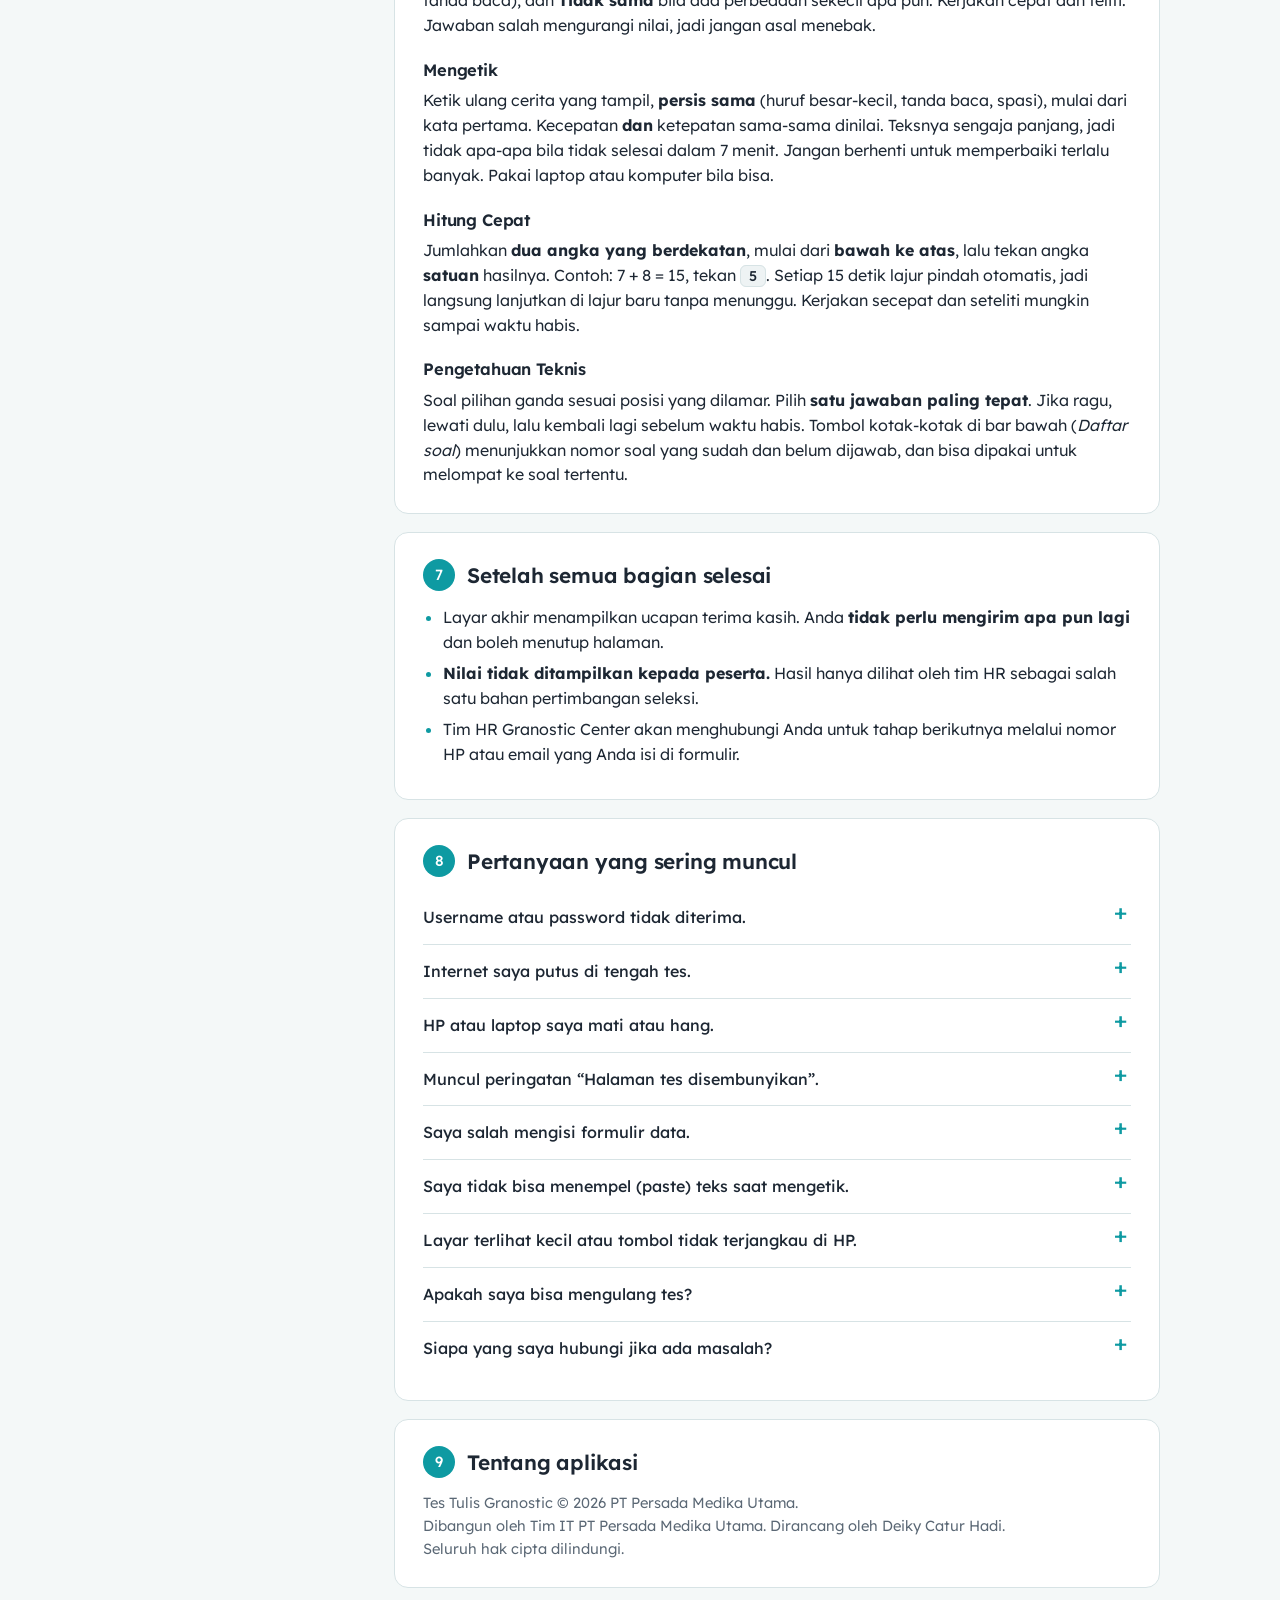
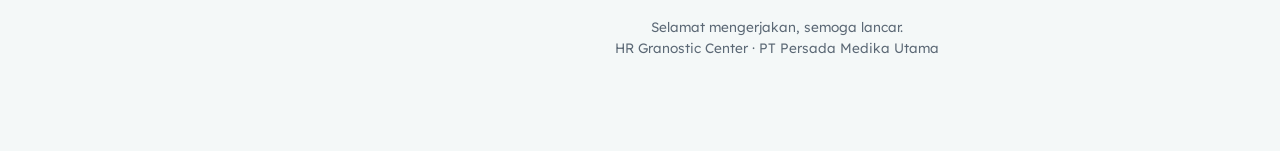
<file: panduan-kandidat.html>
<!doctype html>
<html lang="id">
<head>
  <meta charset="utf-8">
  <meta name="viewport" content="width=device-width, initial-scale=1, viewport-fit=cover">
  <meta name="robots" content="noindex, nofollow">
  <title>Panduan Peserta Tes Tulis Granostic</title>
  <link rel="icon" href="assets/logo.png">
  <link rel="preconnect" href="https://fonts.googleapis.com">
  <link rel="preconnect" href="https://fonts.gstatic.com" crossorigin>
  <link href="https://fonts.googleapis.com/css2?family=Lexend:wght@300;350;400;500;600&display=swap" rel="stylesheet">
  <link rel="stylesheet" href="assets/app.css">
  <link rel="stylesheet" href="assets/panduan.css">
</head>
<body class="guide">
  <header class="g-top">
    <div class="g-top-in">
      <img src="assets/logo.png" alt="Granostic">
      <span class="sp"></span>
      <a class="btn ghost" href="index.html"><span class="long">Ke halaman tes</span><span class="short">Tes</span></a>
      <button class="btn ghost print" id="bPrint" type="button"><span class="long">Cetak / simpan PDF</span><span class="short">PDF</span></button>
    </div>
  </header>

  <div class="g-wrap">
    <aside class="g-toc" aria-label="Daftar isi">
      <b>Isi panduan</b>
      <nav>
        <a href="#persiapan">Persiapan</a>
        <a href="#masuk">Masuk</a>
        <a href="#formulir">Formulir data</a>
        <a href="#alur">Alur &amp; bagian tes</a>
        <a href="#aturan">Aturan penting</a>
        <a href="#tips">Tips tiap bagian</a>
        <a href="#selesai">Setelah selesai</a>
        <a href="#faq">Pertanyaan umum</a>
        <a href="#tentang">Tentang aplikasi</a>
      </nav>
    </aside>

    <main class="g-main">
      <section class="g-hero">
        <span class="kicker">Untuk calon karyawan</span>
        <h1>Panduan mengikuti tes tulis</h1>
        <p>Bacalah panduan ini sampai selesai sebelum Anda mulai. Isinya singkat, dan membantu Anda tidak kehilangan waktu atau jawaban di tengah tes.</p>
        <div class="g-facts">
          <div><b>±15 menit</b><span>Formulir data pelamar (tanpa batas waktu ketat)</span></div>
          <div><b>±2 jam 35 menit</b><span>Seluruh bagian tes, dikerjakan berurutan</span></div>
          <div><b>Sesuai undangan</b><span>Masa berlaku akun (ditentukan HR), hanya untuk satu kali tes</span></div>
        </div>
      </section>

      <section class="g-sec" id="persiapan">
        <h2><span class="no">1</span>Persiapan sebelum mulai</h2>
        <p>Mulailah tes hanya ketika Anda punya waktu kosong yang cukup, yaitu <b>sekitar 3 jam</b> (formulir dan seluruh bagian tes).</p>
        <ul>
          <li><b>Perangkat:</b> laptop atau komputer sangat disarankan, terutama untuk bagian <i>Mengetik</i>. HP atau tablet tetap bisa dipakai, tetapi mengetik teks panjang akan terasa lebih lambat dan hasilnya bisa lebih rendah.</li>
          <li><b>Internet:</b> pastikan stabil. Jawaban Anda tersimpan ke server secara berkala.</li>
          <li><b>Daya:</b> isi baterai penuh atau colokkan charger.</li>
          <li><b>Tempat:</b> ruang yang tenang, tanpa gangguan. Kerjakan <b>sendiri</b>, tanpa bantuan orang lain.</li>
          <li><b>Browser:</b> gunakan Google Chrome, Microsoft Edge, Firefox, atau Safari versi terbaru.</li>
          <li><b>Siapkan data</b> untuk formulir: KTP, riwayat pendidikan, riwayat pekerjaan (nama perusahaan, jabatan, periode), dan harapan gaji.</li>
        </ul>
        <div class="note tip"><div><b>Matikan notifikasi</b> HP dan aplikasi lain (WhatsApp, pesan, panggilan) sebelum mulai. Berpindah ke aplikasi lain saat tes akan terdeteksi dan dicatat.</div></div>
      </section>

      <section class="g-sec" id="masuk">
        <h2><span class="no">2</span>Masuk ke halaman tes</h2>
        <ol class="st">
          <li><b>Buka tautan tes</b>dari email atau WhatsApp yang dikirim HR Granostic Center. Username biasanya sudah terisi otomatis.</li>
          <li><b>Isi username dan password</b>persis seperti yang Anda terima. Huruf besar-kecil sebaiknya disalin apa adanya (cara termudah: salin lalu tempel).</li>
          <li><b>Tekan <span class="btn-ex">Masuk</span>.</b> Periksa nama, posisi, nomor HP, dan masa berlaku akun yang tampil. Jika ada yang salah, beri tahu HR sebelum melanjutkan.</li>
          <li><b>Baca bagian “Sebelum mulai”</b>, centang <i>“Data saya sudah benar dan saya siap mengikuti tes dengan jujur”</i>, lalu tekan <span class="btn-ex">Lanjut isi Formulir Data Pelamar</span>.</li>
        </ol>
        <div class="note warn"><div><b>Akun punya batas waktu</b> (tertera di undangan dan di layar setelah Anda masuk), dihitung sejak dibuat dan hanya untuk <b>satu kali tes</b>. Jika terputus di tengah jalan, Anda masih bisa masuk lagi dan melanjutkan selama akun belum kedaluwarsa dan tes belum selesai. Setelah tes selesai, akun tidak bisa dipakai lagi.</div></div>
        <p>Jika pesan undangan masuk ke email, periksa juga folder <b>Spam</b> atau <b>Promosi</b>.</p>
      </section>

      <section class="g-sec" id="formulir">
        <h2><span class="no">3</span>Formulir Data Pelamar</h2>
        <p>Sebelum tes dimulai, Anda mengisi formulir data diri. Formulir ini <b>tidak dinilai</b> dan <b>tidak perlu mengunggah dokumen apa pun</b>.</p>
        <div class="g-tbl-wrap"><table class="g-tbl">
          <thead><tr><th class="nw">Langkah</th><th>Isi</th></tr></thead>
          <tbody>
            <tr><td class="nw">1. Data pribadi</td><td>Nama, tempat dan tanggal lahir, alamat, nomor HP, dan <b>email</b>. Email sudah terisi dari HR, silakan periksa dan perbaiki bila perlu.</td></tr>
            <tr><td class="nw">2. Pendidikan &amp; keahlian</td><td>Riwayat pendidikan dan keahlian yang Anda miliki.</td></tr>
            <tr><td class="nw">3. Riwayat kerja</td><td>Pengalaman bekerja, bila ada.</td></tr>
            <tr><td class="nw">4. Lowongan &amp; gaji</td><td>Dari mana Anda tahu lowongan ini, kisaran gaji yang Anda ketahui dari sumber tersebut, dan harapan gaji Anda.</td></tr>
            <tr><td class="nw">5. Tentang Anda</td><td>Pertanyaan singkat, termasuk rencana Anda lima tahun ke depan.</td></tr>
            <tr><td class="nw">6. Pernyataan</td><td>Pernyataan bahwa data yang Anda isi benar, lalu <b>tanda tangan digital</b> memakai jari (HP) atau mouse/touchpad (laptop).</td></tr>
          </tbody>
        </table></div>
        <ul style="margin-top:14px">
          <li>Isian <b>tersimpan otomatis di perangkat Anda</b>, jadi tidak hilang bila halaman tertutup tidak sengaja. Gunakan perangkat dan browser yang sama saat melanjutkan.</li>
          <li>Isilah dengan jujur dan lengkap. Di langkah terakhir Anda menyatakan bahwa data benar dan mengizinkan perusahaan memverifikasinya. Data yang tidak benar dapat berakibat pembatalan proses rekrutmen.</li>
          <li>Formulir <b>masih bisa diperbaiki selama tes belum dimulai</b>. Begitu bagian tes pertama dibuka, formulir terkunci.</li>
        </ul>
      </section>

      <section class="g-sec" id="alur">
        <h2><span class="no">4</span>Alur dan bagian tes</h2>
        <p>Setelah formulir, Anda akan melihat pertanyaan <b>“Siap memulai tes?”</b>. Sebelum <b>setiap</b> bagian tampil <b>layar jeda</b> berisi nama bagian, jumlah soal, waktu, dan petunjuk. <b>Waktu baru berjalan setelah Anda menekan tombol <span class="btn-ex">Siap, mulai …</span></b>, jadi baca petunjuknya dengan tenang.</p>
        <div class="g-tbl-wrap"><table class="g-tbl">
          <thead><tr><th>#</th><th>Bagian</th><th>Isi</th><th class="nw">Waktu</th></tr></thead>
          <tbody>
            <tr><td>1</td><td>Gaya Kerja</td><td>23 soal, pilih jawaban yang paling menggambarkan Anda</td><td class="nw">10 menit</td></tr>
            <tr><td>2</td><td>Preferensi Diri</td><td>60 nomor, pilih pernyataan A atau B</td><td class="nw">15 menit</td></tr>
            <tr><td>3</td><td>Gaya Kepemimpinan</td><td>40 pernyataan dengan skala angka</td><td class="nw">15 menit</td></tr>
            <tr><td>4–12</td><td>Situasi Kerja 1–9</td><td>9 bagian, masing-masing 10 situasi kerja</td><td class="nw">4 menit per bagian</td></tr>
            <tr><td>13</td><td>Ketelitian</td><td>100 pasang teks, tentukan sama atau tidak sama</td><td class="nw">8 menit 20 detik</td></tr>
            <tr><td>14</td><td>Mengetik</td><td>Ketik ulang sebuah cerita pendek (±770 kata)</td><td class="nw">7 menit</td></tr>
            <tr><td>15</td><td>Hitung Cepat</td><td>Menjumlahkan angka berurutan, 40 lajur</td><td class="nw">10 menit</td></tr>
            <tr><td>16</td><td>Gambaran Sifat</td><td>6 pertanyaan, tulis sifat Anda</td><td class="nw">5 menit</td></tr>
            <tr><td>17</td><td>Penalaran</td><td>22 soal pilihan ganda: deret angka dan deret/bentuk bergambar</td><td class="nw">12 menit</td></tr>
            <tr><td>18</td><td>Motivasi Kerja</td><td>20 nomor, pilih satu dari dua pernyataan</td><td class="nw">6 menit</td></tr>
            <tr><td>19</td><td>Nilai Kerja</td><td>15 situasi, pilih tindakan yang paling mungkin Anda lakukan</td><td class="nw">6 menit</td></tr>
            <tr><td>20</td><td>Pengetahuan Teknis</td><td>25 soal pilihan ganda sesuai posisi yang dilamar</td><td class="nw">25 menit</td></tr>
            <tr class="tot"><td></td><td colspan="2">Total waktu tes (di luar formulir dan jeda)</td><td class="nw">± 2 jam 35 menit</td></tr>
          </tbody>
        </table></div>
        <p style="margin-top:12px" class="muted">Tombol <span class="btn-ex g">Lihat daftar bagian</span> di layar jeda menampilkan ringkasan bagian yang sudah dan belum selesai. Urutan dan waktu bisa sedikit berbeda untuk posisi tertentu, misalnya bila tidak ada tes teknis. Yang berlaku adalah yang tampil di layar Anda.</p>
        <p><b>Soal bergambar (Penalaran).</b> Sebagian soal Penalaran berupa gambar, misalnya deretan bentuk, matriks 3×3 dengan kotak <b>?</b>, atau bentuk yang harus dibayangkan setelah diputar. Cari pola perubahan pada bentuk, jumlah, warna, atau arah putarnya, lalu pilih gambar yang paling tepat.</p>
        <p><b>Di akhir tes.</b> Setelah bagian terakhir dikirim, Anda akan melihat ringkasan waktu pengerjaan tiap tes beserta total waktunya. Hasil tes hanya disimpan oleh PT Persada Medika Utama dan tidak akan disebarluaskan.</p>
        <p><b>Tahap berikutnya.</b> Setelah tes tulis online ini, tahap selanjutnya adalah <i>Offering</i>. Tim HR akan menghubungi Anda melalui pesan elektronik (email atau WhatsApp) bila Anda dilanjutkan. Jika dalam waktu 2 (dua) minggu belum ada kabar apa pun, berarti proses Anda belum dilanjutkan saat ini. Kami mohon maaf dan berterima kasih atas waktu serta usaha yang telah Anda berikan.</p>
        <p>Bagian dikerjakan <b>berurutan</b>. Anda bisa istirahat sebentar di layar jeda <b>sebelum menekan Siap</b>, tetapi jangan terlalu lama karena masa berlaku akun terus berjalan.</p>
      </section>

      <section class="g-sec" id="aturan">
        <h2><span class="no">5</span>Aturan penting selama tes</h2>
        <ul>
          <li><b>Waktu dihitung oleh server.</b> Menutup halaman, mematikan layar, atau internet putus <b>tidak menghentikan waktu</b>. Jika terputus, segera masuk lagi dengan username dan password yang sama; jawaban yang sudah tersimpan tetap ada.</li>
          <li><b>Waktu habis = jawaban terkirim otomatis.</b> Soal yang belum dijawab dianggap kosong, lalu Anda lanjut ke bagian berikutnya.</li>
          <li><b>Bagian yang sudah dikirim tidak bisa dibuka lagi.</b> Periksa jawaban sebelum menekan tombol kirim.</li>
          <li><b>Dalam satu bagian</b> Anda boleh kembali ke soal sebelumnya selama waktu masih ada, kecuali bagian <i>Hitung Cepat</i> yang berjalan satu arah.</li>
          <li><b>Berpindah tab, aplikasi, atau jendela akan muncul peringatan dan dicatat.</b> Tes tetap berlanjut, tetapi sebaiknya jangan dilakukan.</li>
          <li>Teks <b>tidak bisa disalin</b>, klik kanan dan cetak dinonaktifkan, dan <b>fitur tempel (paste) tidak bisa dipakai</b>. Nama dan username Anda tampil sebagai tanda air di layar.</li>
          <li>Dilarang memotret layar, merekam soal, atau menyebarkan isi tes kepada siapa pun.</li>
          <li>Kerjakan sendiri dan jangan membuka sumber lain (internet, catatan, atau orang lain).</li>
        </ul>
        <div class="note stop"><div><b>Jangan membuka dua tab atau dua perangkat sekaligus</b> dengan akun yang sama. Itu dapat membuat jawaban tidak tersimpan dengan benar.</div></div>
      </section>

      <section class="g-sec" id="tips">
        <h2><span class="no">6</span>Tips tiap jenis bagian</h2>
        <h3>Gaya Kerja, Preferensi Diri, Gaya Kepemimpinan, Gambaran Sifat</h3>
        <p>Tidak ada jawaban benar atau salah. Jawablah sesuai diri Anda yang sebenarnya, bukan jawaban yang Anda kira “ideal”. Respons pertama biasanya yang paling jujur. Pada <i>Gambaran Sifat</i>, tulis minimal 3 sifat (bukan kebiasaan atau kegiatan), dan urutkan dari yang paling kuat.</p>
        <h3>Situasi Kerja</h3>
        <p>Baca situasinya, lalu pilih <b>satu tindakan yang paling mungkin Anda lakukan</b>. Pilih sesuai kebiasaan nyata Anda dan tidak perlu terlalu lama berpikir.</p>
        <h3>Ketelitian</h3>
        <p>Bandingkan teks kiri dan kanan. Pilih <b>Sama</b> bila keduanya persis sama (huruf, angka, spasi, tanda baca), dan <b>Tidak sama</b> bila ada perbedaan sekecil apa pun. Kerjakan cepat dan teliti. Jawaban salah mengurangi nilai, jadi jangan asal menebak.</p>
        <h3>Mengetik</h3>
        <p>Ketik ulang cerita yang tampil, <b>persis sama</b> (huruf besar-kecil, tanda baca, spasi), mulai dari kata pertama. Kecepatan <b>dan</b> ketepatan sama-sama dinilai. Teksnya sengaja panjang, jadi tidak apa-apa bila tidak selesai dalam 7 menit. Jangan berhenti untuk memperbaiki terlalu banyak. Pakai laptop atau komputer bila bisa.</p>
        <h3>Hitung Cepat</h3>
        <p>Jumlahkan <b>dua angka yang berdekatan</b>, mulai dari <b>bawah ke atas</b>, lalu tekan angka <b>satuan</b> hasilnya. Contoh: 7 + 8 = 15, tekan <kbd>5</kbd>. Setiap 15 detik lajur pindah otomatis, jadi langsung lanjutkan di lajur baru tanpa menunggu. Kerjakan secepat dan seteliti mungkin sampai waktu habis.</p>
        <h3>Pengetahuan Teknis</h3>
        <p>Soal pilihan ganda sesuai posisi yang dilamar. Pilih <b>satu jawaban paling tepat</b>. Jika ragu, lewati dulu, lalu kembali lagi sebelum waktu habis. Tombol kotak-kotak di bar bawah (<i>Daftar soal</i>) menunjukkan nomor soal yang sudah dan belum dijawab, dan bisa dipakai untuk melompat ke soal tertentu.</p>
      </section>

      <section class="g-sec" id="selesai">
        <h2><span class="no">7</span>Setelah semua bagian selesai</h2>
        <ul>
          <li>Layar akhir menampilkan ucapan terima kasih. Anda <b>tidak perlu mengirim apa pun lagi</b> dan boleh menutup halaman.</li>
          <li><b>Nilai tidak ditampilkan kepada peserta.</b> Hasil hanya dilihat oleh tim HR sebagai salah satu bahan pertimbangan seleksi.</li>
          <li>Tim HR Granostic Center akan menghubungi Anda untuk tahap berikutnya melalui nomor HP atau email yang Anda isi di formulir.</li>
        </ul>
      </section>

      <section class="g-sec" id="faq">
        <h2><span class="no">8</span>Pertanyaan yang sering muncul</h2>
        <details class="faq"><summary>Username atau password tidak diterima.</summary><div><p>Salin langsung dari pesan undangan, jangan diketik ulang. Pastikan tidak ada spasi di awal atau akhir. Jika tetap gagal, kemungkinan akun sudah <b>kedaluwarsa</b> (melewati batas waktu yang ditentukan HR) atau <b>sudah dipakai</b> sampai selesai. Hubungi HR untuk meminta perpanjangan atau akun baru.</p></div></details>
        <details class="faq"><summary>Internet saya putus di tengah tes.</summary><div><p>Sambungkan kembali, buka tautan tes, lalu masuk lagi dengan akun yang sama. Anda akan dilanjutkan ke bagian yang sedang berjalan. Ingat bahwa waktu tetap berjalan selama Anda terputus.</p></div></details>
        <details class="faq"><summary>HP atau laptop saya mati atau hang.</summary><div><p>Nyalakan kembali, masuk lagi dengan akun yang sama, dan lanjutkan. Jika ada kendala yang tidak teratasi, segera hubungi HR dan jelaskan apa yang terjadi.</p></div></details>
        <details class="faq"><summary>Muncul peringatan “Halaman tes disembunyikan”.</summary><div><p>Itu terjadi bila Anda berpindah tab, aplikasi, atau jendela. Kembali ke halaman tes untuk melanjutkan. Kejadian ini dicatat, jadi sebisa mungkin hindari.</p></div></details>
        <details class="faq"><summary>Saya salah mengisi formulir data.</summary><div><p>Perbaiki saja selama Anda belum membuka bagian tes pertama. Setelah tes dimulai, formulir terkunci. Jika ada kesalahan penting, beri tahu HR.</p></div></details>
        <details class="faq"><summary>Saya tidak bisa menempel (paste) teks saat mengetik.</summary><div><p>Itu memang disengaja. Bagian <i>Mengetik</i> menilai kemampuan Anda mengetik langsung, jadi tempel dinonaktifkan.</p></div></details>
        <details class="faq"><summary>Layar terlihat kecil atau tombol tidak terjangkau di HP.</summary><div><p>Putar HP ke posisi tegak atau mendatar sesuai kenyamanan Anda, dan pastikan browser tidak dalam mode yang memperbesar tampilan. Untuk bagian <i>Mengetik</i> dan <i>Hitung Cepat</i>, laptop biasanya jauh lebih nyaman.</p></div></details>
        <details class="faq"><summary>Apakah saya bisa mengulang tes?</summary><div><p>Tidak. Satu akun hanya untuk satu kali tes. Karena itu pastikan Anda siap sebelum mulai.</p></div></details>
        <details class="faq"><summary>Siapa yang saya hubungi jika ada masalah?</summary><div><p>Hubungi HR Granostic Center yang mengirimkan undangan tes kepada Anda. Sebutkan nama, posisi yang dilamar, dan jelaskan kendalanya (lebih baik sertakan foto layar pesan kesalahan, tetapi bukan foto soal).</p></div></details>
      </section>

      <section class="g-sec" id="tentang">
        <h2><span class="no">9</span>Tentang aplikasi</h2>
        <p class="copyright cr-about"><span>Tes Tulis Granostic © 2026 PT Persada Medika Utama.</span><span>Dibangun oleh Tim IT PT Persada Medika Utama. Dirancang oleh Deiky Catur Hadi.</span><span>Seluruh hak cipta dilindungi.</span></p>
      </section>

      <p class="g-foot">Selamat mengerjakan, semoga lancar.<br>HR Granostic Center · PT Persada Medika Utama</p>
    </main>
  </div>
  <script src="assets/panduan.js"></script>
</body>
</html>
</file>
<file: assets/app.css>
/* Tes Tulis Granostic — gaya bersama peserta & admin */
:root {
  --teal: #0E9AA2;
  --teal-strong: #0B7F86;
  --teal-soft: #E6F5F6;
  --sky: #10BFE8;
  --navy: #2F4A84;
  --ink: #1D2733;
  --muted: #5B6875;
  --line: #D7E3E5;
  --paper: #F4F8F8;
  --white: #FFFFFF;
  --amber: #A9690F;
  --amber-soft: #FDF3E1;
  --red: #B23A34;
  --red-soft: #FBEAE9;
  --green: #2D7A4D;
  --green-soft: #E7F4EC;
  --radius: 10px;
  --shadow: 0 1px 2px rgba(29, 39, 51, .06), 0 6px 20px rgba(29, 39, 51, .06);
  --font: "Lexend", system-ui, -apple-system, "Segoe UI", sans-serif;
}

* { box-sizing: border-box; }
html { -webkit-text-size-adjust: 100%; }
body {
  margin: 0;
  font-family: var(--font);
  font-weight: 350;
  font-size: 16px;
  line-height: 1.55;
  color: var(--ink);
  background: var(--paper);
}
h1, h2, h3 { line-height: 1.25; margin: 0 0 .5em; font-weight: 600; letter-spacing: -.01em; }
h1 { font-size: 1.6rem; }
h2 { font-size: 1.25rem; }
h3 { font-size: 1.05rem; }
p { margin: 0 0 1em; }
a { color: var(--teal-strong); }
small, .muted { color: var(--muted); }
.hidden { display: none !important; }
.tabnum { font-variant-numeric: tabular-nums; }

/* ---------- tombol & input ---------- */
.btn {
  display: inline-flex; align-items: center; justify-content: center; gap: .5em;
  min-height: 46px; padding: 0 20px;
  font: inherit; font-weight: 500; font-size: .98rem;
  border-radius: 999px; border: 1.5px solid transparent;
  background: var(--teal); color: var(--white);
  cursor: pointer; transition: background .15s, border-color .15s, color .15s;
  text-decoration: none; white-space: nowrap;
}
.btn:hover { background: var(--teal-strong); }
.btn:disabled { opacity: .5; cursor: not-allowed; }
.btn.ghost { background: transparent; color: var(--ink); border-color: var(--line); }
.btn.ghost:hover { border-color: var(--teal); color: var(--teal-strong); }
.btn.danger { background: var(--white); color: var(--red); border-color: #E7C3C0; }
.btn.danger:hover { background: var(--red-soft); }
.btn.sm { min-height: 36px; padding: 0 14px; font-size: .88rem; }
.btn.block { width: 100%; }
:focus-visible { outline: 3px solid var(--sky); outline-offset: 2px; }

label.f { display: block; margin-bottom: 14px; }
label.f > span { display: block; font-size: .88rem; font-weight: 500; margin-bottom: 6px; }
input[type=text], input[type=password], input[type=date], input[type=search], input[type=tel], input[type=email], input[type=month], input[type=number], select, textarea {
  width: 100%; min-height: 46px; padding: 10px 14px;
  font: inherit; color: var(--ink);
  background: var(--white); border: 1.5px solid var(--line); border-radius: 8px;
}
textarea { min-height: 80px; resize: vertical; }
input:focus, select:focus, textarea:focus { border-color: var(--teal); outline: none; box-shadow: 0 0 0 3px var(--teal-soft); }

.card { background: var(--white); border: 1px solid var(--line); border-radius: var(--radius); padding: 24px; }
.alert { padding: 12px 16px; border-radius: 8px; font-size: .93rem; margin-bottom: 14px; }
.alert.err { background: var(--red-soft); color: var(--red); }
.alert.info { background: var(--teal-soft); color: var(--teal-strong); }
.alert.warn { background: var(--amber-soft); color: var(--amber); }

.badge { display: inline-block; padding: 2px 10px; border-radius: 999px; font-size: .8rem; font-weight: 500; white-space: nowrap; }
.badge.ok { background: var(--green-soft); color: var(--green); }
.badge.run { background: var(--teal-soft); color: var(--teal-strong); }
.badge.wait { background: #EEF1F4; color: var(--muted); }
.badge.bad { background: var(--red-soft); color: var(--red); }
.badge.warn { background: var(--amber-soft); color: var(--amber); }

.spinner { width: 22px; height: 22px; border: 3px solid var(--teal-soft); border-top-color: var(--teal); border-radius: 50%; animation: spin .8s linear infinite; }
@keyframes spin { to { transform: rotate(360deg); } }
@media (prefers-reduced-motion: reduce) { * { animation: none !important; transition: none !important; } }

.toast {
  position: fixed; left: 50%; bottom: 24px; transform: translateX(-50%);
  background: var(--ink); color: var(--white); padding: 12px 20px; border-radius: 999px;
  font-size: .92rem; z-index: 200; box-shadow: var(--shadow); max-width: calc(100vw - 32px);
}

/* ---------- dialog ---------- */
.modal-bg { position: fixed; inset: 0; background: rgba(29, 39, 51, .55); display: flex; align-items: center; justify-content: center; padding: 16px; z-index: 100; }
.modal { background: var(--white); border-radius: 14px; padding: 26px; width: 100%; max-width: 460px; max-height: calc(100vh - 32px); overflow: auto; box-shadow: var(--shadow); }
.modal.wide { max-width: 720px; }
.modal .actions { display: flex; gap: 10px; justify-content: flex-end; margin-top: 18px; flex-wrap: wrap; }

/* Hak cipta */
.copyright { display: block; margin: 0; text-align: center; font-size: 11px; line-height: 1.55; color: #6E7A86; overflow-wrap: anywhere; }
.copyright span { display: block; }
.copyright.cr-about { text-align: left; font-size: .92rem; color: var(--muted); }
.cr-login { display: none; padding: 0 16px calc(18px + env(safe-area-inset-bottom)); }
body.at-login .cr-login { display: block; }
body.at-login #app { padding-bottom: 20px; min-height: calc(100vh - 90px); min-height: calc(100svh - 90px); }
</file>
<file: assets/peserta.css>
/* Halaman peserta */
body.peserta {
  -webkit-user-select: none; user-select: none;
  -webkit-touch-callout: none;
  min-height: 100vh;
  padding-bottom: env(safe-area-inset-bottom);
}
body.peserta input, body.peserta textarea { -webkit-user-select: text; user-select: text; }

.wrap { max-width: 680px; margin: 0 auto; padding: 24px 16px 120px; position: relative; z-index: 2; }
.center-load { display: flex; justify-content: center; padding: 80px 0; }

/* ---------- bar atas ---------- */
.bar { position: sticky; top: 0; z-index: 20; background: var(--white); border-bottom: 1px solid var(--line); }
.bar-in { max-width: 680px; margin: 0 auto; padding: 10px 16px; display: flex; align-items: center; justify-content: space-between; gap: 12px; min-height: 58px; }
.bar-logo { height: 26px; width: auto; display: block; }
.bar-test { display: flex; align-items: center; gap: 14px; min-width: 0; }
.bar-meta { display: flex; flex-direction: column; align-items: flex-end; min-width: 0; line-height: 1.25; }
.bar-sec { font-size: .88rem; color: var(--muted); white-space: nowrap; overflow: hidden; text-overflow: ellipsis; }
.bar-timer { font-size: 1.35rem; font-weight: 600; color: var(--ink); letter-spacing: .02em; }
.bar-timer.low { color: var(--red); }

/* garis waktu: menyusut seperti batas isi tabung */
.timeline { height: 5px; background: var(--teal-soft); }
.timeline i { display: block; height: 100%; width: 100%; background: linear-gradient(90deg, var(--teal), var(--sky)); transition: width 1s linear; }
.timeline.low i { background: var(--red); }

/* ---------- masuk ---------- */
.login { padding-top: 7vh; }
.login .logo-big { width: 210px; max-width: 70%; height: auto; display: block; margin: 0 0 36px; }
.login h1 { font-size: 1.9rem; font-weight: 500; letter-spacing: -.02em; }
.login .lead { color: var(--muted); margin-bottom: 28px; max-width: 34ch; }
.kode-input {
  font-size: 1.6rem !important; font-weight: 500; letter-spacing: .18em; text-transform: uppercase;
  text-align: center; min-height: 64px !important; font-variant-numeric: tabular-nums;
}
.foot-note { margin-top: 32px; font-size: .85rem; color: var(--muted); }

/* ---------- data diri & daftar ---------- */
.data-list { display: grid; grid-template-columns: max-content 1fr; gap: 8px 18px; margin: 0 0 4px; }
.data-list dt { color: var(--muted); font-size: .9rem; }
.data-list dd { margin: 0; font-weight: 450; }
.rules { padding-left: 1.2em; margin: 0 0 18px; }
.rules li { margin-bottom: 8px; }
.check { display: flex; gap: 12px; align-items: flex-start; padding: 14px; border: 1.5px solid var(--line); border-radius: 8px; cursor: pointer; margin-bottom: 18px; }
.check input { width: 20px; height: 20px; margin-top: 2px; accent-color: var(--teal); flex: none; }
.stack > * + * { margin-top: 16px; }

.steps { list-style: none; padding: 0; margin: 0 0 22px; counter-reset: s; }
.steps li { display: grid; grid-template-columns: 38px 1fr auto; gap: 14px; align-items: center; padding: 16px 0; border-bottom: 1px solid var(--line); }
.steps li:last-child { border-bottom: 0; }
.steps .num { width: 34px; height: 34px; border-radius: 50%; border: 1.5px solid var(--line); display: grid; place-items: center; font-weight: 500; font-size: .92rem; color: var(--muted); }
.steps li.done .num { background: var(--teal); border-color: var(--teal); color: var(--white); }
.steps li.next .num { border-color: var(--teal); color: var(--teal-strong); }
.steps .t { font-weight: 500; }
.steps .m { font-size: .86rem; color: var(--muted); }

/* ---------- pengerjaan ---------- */
.q-head { display: flex; justify-content: space-between; align-items: baseline; gap: 12px; margin-bottom: 10px; }
.q-count { font-size: .9rem; color: var(--muted); }
.q-part { font-size: .85rem; color: var(--teal-strong); font-weight: 500; }
.q-text { font-size: 1.2rem; font-weight: 450; line-height: 1.5; margin: 0 0 22px; }
.opts { display: grid; gap: 10px; }
.opt {
  display: grid; grid-template-columns: 34px 1fr; gap: 14px; align-items: center; text-align: left;
  width: 100%; padding: 14px 16px; min-height: 58px;
  font: inherit; color: var(--ink); background: var(--white);
  border: 1.5px solid var(--line); border-radius: 10px; cursor: pointer; transition: border-color .12s, background .12s;
}
.opt:hover { border-color: #9FD3D6; }
.opt .k { width: 32px; height: 32px; border-radius: 50%; border: 1.5px solid var(--line); display: grid; place-items: center; font-weight: 500; font-size: .9rem; color: var(--muted); }
.opt.on { border-color: var(--teal); background: var(--teal-soft); }
.opt.on .k { background: var(--teal); border-color: var(--teal); color: var(--white); }

.scale { display: grid; grid-template-columns: repeat(var(--n), 1fr); gap: 8px; }
.scale button {
  min-height: 52px; font: inherit; font-weight: 500; font-size: 1.05rem; color: var(--ink);
  background: var(--white); border: 1.5px solid var(--line); border-radius: 10px; cursor: pointer;
}
.scale button.on { background: var(--teal); border-color: var(--teal); color: var(--white); }
.scale-ends { display: flex; justify-content: space-between; font-size: .82rem; color: var(--muted); margin-top: 10px; gap: 12px; }
@media (max-width: 520px) { .scale.n10 { grid-template-columns: repeat(5, 1fr); } }

.sifat-list { display: grid; gap: 10px; }
.sifat-row { display: grid; grid-template-columns: 30px 1fr; gap: 10px; align-items: center; }
.sifat-row .n { font-weight: 500; color: var(--muted); text-align: center; }
.sifat-hint { font-size: .86rem; color: var(--muted); margin: 0 0 14px; }

.q-nav {
  position: fixed; left: 0; right: 0; bottom: 0; z-index: 15;
  background: var(--white); border-top: 1px solid var(--line);
  padding: 12px 16px calc(12px + env(safe-area-inset-bottom));
}
.q-nav-in { max-width: 680px; margin: 0 auto; display: grid; grid-template-columns: 1fr 52px 1fr; gap: 10px; align-items: center; }
.q-nav .btn { min-height: 50px; padding: 0 12px; white-space: nowrap; }
.q-nav .btn.icon { padding: 0; width: 52px; }
.save-state { display: block; font-size: .74rem; color: var(--muted); white-space: nowrap; }
.save-state.err { color: var(--amber); }

.grid-nav { display: grid; grid-template-columns: repeat(auto-fill, minmax(44px, 1fr)); gap: 8px; margin: 12px 0 4px; }
.grid-nav button { min-height: 44px; font: inherit; font-size: .92rem; border-radius: 8px; border: 1.5px solid var(--line); background: var(--white); color: var(--muted); cursor: pointer; }
.grid-nav button.ans { background: var(--teal-soft); border-color: #9FD3D6; color: var(--teal-strong); }
.grid-nav button.cur { border-color: var(--ink); color: var(--ink); font-weight: 600; }
.legend { display: flex; gap: 16px; font-size: .82rem; color: var(--muted); flex-wrap: wrap; }
.legend i { display: inline-block; width: 12px; height: 12px; border-radius: 3px; vertical-align: -1px; margin-right: 6px; border: 1.5px solid var(--line); }
.legend i.ans { background: var(--teal-soft); border-color: #9FD3D6; }

.done-hero { text-align: left; padding-top: 6vh; }
.done-mark { width: 64px; height: 64px; border-radius: 50%; background: var(--teal); display: grid; place-items: center; margin-bottom: 24px; }

/* ---------- anti-curang ---------- */
#watermark {
  position: fixed; inset: 0; z-index: 30; pointer-events: none;
  background-repeat: repeat; opacity: 1;
}
#shield {
  position: fixed; inset: 0; z-index: 90; background: var(--paper);
  display: flex; align-items: center; justify-content: center; text-align: center; padding: 24px; color: var(--muted);
}
body.at-login .bar { display: none; }
body.shielded #app, body.shielded .q-nav { filter: blur(14px); }
@media print {
  body * { display: none !important; }
  body::before { content: "Halaman tes tidak dapat dicetak."; display: block !important; }
}

/* ---------- contoh di halaman petunjuk ---------- */
.r-cap { font-size: .85rem; color: var(--muted); margin: 0 0 8px; }
.mono { font-family: "IBM Plex Mono", ui-monospace, "Cascadia Mono", Consolas, monospace; letter-spacing: .01em; white-space: pre-wrap; word-break: break-all; }
.ex-row { display: grid; grid-template-columns: 1fr 1fr auto; gap: 10px; align-items: center; padding: 8px 0; border-top: 1px solid var(--line); font-size: .92rem; }
.ex-row:first-of-type { border-top: 0; }
.ex-row b { font-weight: 500; color: var(--teal-strong); white-space: nowrap; }
.kr-ex { display: flex; gap: 18px; align-items: center; flex-wrap: wrap; }
.kr-ex .r-cap { flex-basis: 100%; }
.kr-ex-col { display: grid; grid-template-columns: 26px 26px; font-size: 1.15rem; font-weight: 500; }
.kr-ex-col span { grid-column: 1; text-align: center; line-height: 1.5; }
.kr-ex-col em { grid-column: 2; font-style: normal; color: var(--teal-strong); text-align: center; line-height: .9; font-size: .95rem; }

/* ---------- sama / tidak sama ---------- */
.pair { display: grid; gap: 10px; margin: 6px 0 22px; }
.pair-t { background: var(--white); border: 1.5px solid var(--line); border-radius: 10px; padding: 14px 16px; display: grid; gap: 4px; }
.pair-t .lbl { font-size: .78rem; color: var(--muted); }
.pair-t .mono { font-size: 1.35rem; font-weight: 500; color: var(--ink); }
@media (min-width: 600px) { .pair { grid-template-columns: 1fr 1fr; } }
.st-btns { display: grid; grid-template-columns: 1fr 1fr; gap: 10px; }
.opt.st { display: flex; justify-content: center; font-weight: 500; font-size: 1.05rem; min-height: 64px; }
.kb-hint { font-size: .8rem; color: var(--muted); margin-top: 12px; }
@media (hover: none) { .kb-hint { display: none; } }

/* ---------- Kraepelin ---------- */
body.kr-mode .wrap { padding: 12px 16px; }
.kr { display: flex; flex-direction: column; gap: 10px; height: calc(100vh - 88px); height: calc(100dvh - 88px); min-height: 460px; }
.kr-head { display: flex; justify-content: space-between; align-items: center; min-height: 26px; }
.kr-flash { font-weight: 600; color: var(--teal-strong); opacity: 0; transition: opacity .15s; }
.kr-flash.on { opacity: 1; }
.kr-lane { height: 6px; background: var(--teal-soft); border-radius: 3px; overflow: hidden; flex: none; }
.kr-lane i { display: block; height: 100%; background: var(--navy); width: 100%; }
.kr-col {
  flex: 1; min-height: 0; display: flex; flex-direction: column; align-items: center; justify-content: flex-end; overflow: hidden;
  background: var(--white); border: 1.5px solid var(--line); border-radius: 12px; padding: 8px 0 14px;
}
.kr-col.slide { animation: krslide .35s ease-out; }
@keyframes krslide { from { transform: translateX(28px); opacity: .2; } to { transform: none; opacity: 1; } }
.kr-d { font-size: 1.55rem; font-weight: 500; line-height: 1.1; width: 56px; text-align: center; color: #9AA6B1; font-variant-numeric: tabular-nums; }
.kr-d.act { color: var(--ink); font-weight: 600; font-size: 2.2rem; }
.kr-d.past { color: #C2CBD3; font-size: 1.3rem; }
.kr-a { height: 20px; line-height: 20px; font-size: .95rem; font-weight: 600; color: var(--teal-strong); transform: translateX(38px); min-width: 26px; text-align: center; }
.kr-a.cur { color: var(--white); background: var(--teal); border-radius: 6px; }
.kr-done { color: var(--muted); padding: 40px 16px; text-align: center; }
.keypad { display: grid; grid-template-columns: repeat(3, 1fr); gap: 8px; touch-action: manipulation; flex: none; }
.keypad button {
  min-height: 54px; font: inherit; font-size: 1.5rem; font-weight: 500; color: var(--ink);
  background: var(--white); border: 1.5px solid var(--line); border-radius: 12px; cursor: pointer; -webkit-tap-highlight-color: transparent;
}
.keypad button:active { background: var(--teal); border-color: var(--teal); color: var(--white); }
.keypad .zero { grid-column: 2; }
@media (min-width: 700px) { .kr { max-width: 420px; margin: 0 auto; width: 100%; } }

/* ---------- layar jeda sebelum bagian ---------- */
.jeda-card {
  position: relative; border-radius: 14px; padding: 20px 22px 18px; margin-bottom: 4px;
  background: var(--teal-soft); border: 1px solid #BFE3E5;
}
.jeda-card p { margin: 6px 0 0; font-size: 1.12rem; line-height: 1.5; font-weight: 400; color: var(--ink); }
.jeda-card.lucu { background: var(--amber-soft); border-color: #F1DDB4; }
.jeda-card.relaks { background: #EEF2FA; border-color: #D3DCEE; }
.jeda-tag { font-size: .78rem; font-weight: 600; letter-spacing: .04em; text-transform: uppercase; color: var(--teal-strong); }
.jeda-card.lucu .jeda-tag { color: var(--amber); }
.jeda-card.relaks .jeda-tag { color: var(--navy); }
.jeda-meta { display: flex; gap: 10px; flex-wrap: wrap; }
.jeda-meta span { background: var(--white); border: 1px solid var(--line); border-radius: 999px; padding: 6px 14px; font-size: .92rem; }
.jeda-meta b { font-weight: 600; }

/* ---------- formulir data pelamar ---------- */
.bio h1 { margin-bottom: 14px; }
.bio-steps { list-style: none; padding: 0; margin: 0 0 18px; display: grid; grid-template-columns: repeat(6, 1fr); gap: 6px; }
.bio-steps li { display: flex; flex-direction: column; gap: 6px; font-size: .74rem; color: var(--muted); }
.bio-steps li span { height: 5px; border-radius: 3px; background: var(--line); font-size: 0; }
.bio-steps li.done span { background: var(--teal); }
.bio-steps li.cur span { background: var(--sky); }
.bio-steps li.cur em { color: var(--ink); font-weight: 500; }
.bio-steps em { font-style: normal; line-height: 1.2; }
@media (max-width: 560px) { .bio-steps em { display: none; } .bio-steps li.cur em { display: block; grid-column: 1 / -1; } }
.bio-card { padding: 20px; }
.bio-card .muted { font-size: .92rem; }
.grid2 { display: grid; grid-template-columns: 1fr 1fr; gap: 0 14px; }
.grid2 .span2 { grid-column: 1 / -1; }
@media (max-width: 560px) { .grid2 { grid-template-columns: 1fr; } }
.bio label.f > span, .bio legend { font-size: .88rem; font-weight: 500; }
.bio .req { color: var(--red); font-weight: 600; }
.bio .hint { display: block; font-style: normal; font-size: .78rem; color: var(--muted); margin: -4px 0 6px; }
.bio .bad { border-color: var(--red) !important; box-shadow: 0 0 0 3px var(--red-soft); }
.bio h3.sub { font-size: 1rem; font-weight: 600; margin: 18px 0 10px; padding-top: 14px; border-top: 1px solid var(--line); }
.bio .check.sm { padding: 10px 12px; margin-bottom: 14px; font-size: .92rem; }
.rep { border: 1px solid var(--line); border-radius: 10px; padding: 14px 14px 2px; margin-bottom: 12px; }
.rep-h { display: flex; justify-content: space-between; align-items: center; margin-bottom: 10px; }
fieldset.radios { border: 0; padding: 0; margin: 0 0 16px; border-radius: 8px; }
fieldset.radios legend { padding: 0; margin-bottom: 8px; }
fieldset.radios.bad { box-shadow: 0 0 0 3px var(--red-soft); }
.rd { display: flex; gap: 10px; align-items: center; padding: 10px 12px; border: 1.5px solid var(--line); border-radius: 8px; margin-bottom: 8px; cursor: pointer; }
.rd input { width: 18px; height: 18px; accent-color: var(--teal); }
.rd:has(input:checked) { border-color: var(--teal); background: var(--teal-soft); }
fieldset.inline { display: flex; flex-wrap: wrap; gap: 8px; align-items: center; }
fieldset.inline legend { flex-basis: 100%; }
fieldset.inline .rd { margin: 0; min-width: 96px; }
.yn-grid { display: grid; grid-template-columns: 1fr 1fr; gap: 4px 16px; }
@media (max-width: 560px) { .yn-grid { grid-template-columns: 1fr; } }
.card.soft { background: var(--paper); border-color: var(--line); padding: 16px; margin-bottom: 16px; }
.q-sm { font-size: .95rem; margin: 0 0 10px; }
.pernyataan { font-size: .93rem; line-height: 1.65; }
.ttd-wrap { margin-top: 6px; }
.ttd-h { display: flex; justify-content: space-between; align-items: center; font-size: .88rem; font-weight: 500; margin-bottom: 8px; }
.ttd-box { position: relative; border: 1.5px dashed #9FD3D6; border-radius: 10px; background: #FBFEFE; overflow: hidden; }
.ttd-box canvas { display: block; width: 100%; cursor: crosshair; }
.ttd-ph { position: absolute; inset: 0; display: grid; place-items: center; color: #9AA6B1; font-size: .9rem; pointer-events: none; text-align: center; padding: 0 16px; }
.ttd-box::after { content: ""; position: absolute; left: 8%; right: 8%; bottom: 26%; border-bottom: 1px solid #D7E3E5; pointer-events: none; }
.ttd-name { text-align: center; font-weight: 500; margin: 8px 0 0; }
.bio-nav { display: grid; grid-template-columns: 1fr 1fr; gap: 10px; margin-top: 18px; }

/* ---------- mengetik ---------- */
body.kt-mode .wrap { max-width: 860px; padding-top: 14px; }
.kt { display: flex; flex-direction: column; gap: 10px; }
.kt-top { display: flex; justify-content: space-between; align-items: center; }
.kt-dev { font-size: .78rem; color: var(--muted); border: 1px solid var(--line); border-radius: 999px; padding: 2px 10px; background: var(--white); }
.kt-ref {
  background: var(--white); border: 1.5px solid var(--line); border-radius: 12px; padding: 16px 18px;
  height: 42vh; min-height: 200px; overflow-y: auto; font-size: 1.06rem; line-height: 1.85; position: relative;
}
.kt-ref p { margin: 0 0 .9em; }
.kt-ref span { border-radius: 4px; padding: 1px 0; }
.kt-ref span.ok { color: #2D7A4D; }
.kt-ref span.bad { color: var(--red); background: var(--red-soft); text-decoration: underline wavy rgba(178,58,52,.5); }
.kt-ref span.cur { background: #FFF2C6; box-shadow: 0 0 0 2px #FFF2C6; color: var(--ink); font-weight: 500; }
.kt-stat { display: flex; justify-content: space-between; font-size: .85rem; }
.kt-in {
  min-height: 150px !important; height: 26vh; font-size: 1.06rem !important; line-height: 1.7 !important;
  -webkit-user-select: text; user-select: text;
}
.q-nav-in.one { grid-template-columns: 1fr; max-width: 420px; }
@media (max-width: 560px) { .kt-ref { height: 34vh; font-size: 1rem; } .kt-in { height: 22vh; } }

.guide-link { margin: 10px 0 0; font-size: .92rem; }
.guide-link a { font-weight: 500; }

/* Kesediaan & minat posisi (formulir langkah 1) */
.yn-grid.yn-one { grid-template-columns: 1fr; }
.yn-one fieldset.inline { display: flex; flex-wrap: wrap; align-items: center; gap: 8px 12px; }
.yn-one fieldset.inline legend { flex: 1 1 100%; float: none; }
.multi-grid { display: grid; grid-template-columns: 1fr 1fr; gap: 0 12px; }
@media (max-width: 560px) { .multi-grid { grid-template-columns: 1fr; } }
fieldset.multi legend .hint { display: block; font-style: normal; font-size: .85rem; color: var(--muted); margin-top: 2px; }

/* ===== Soal bergambar (IQ) ===== */
.iq-svg { display: block; width: 100%; height: auto; }
.iq-stem { margin: 4px 0 14px; max-width: 420px; }
.iq-stem .iq-one { max-width: 120px; }
.iq-stem .iq-matrix { max-width: 230px; }
.opts.gfx { display: grid; grid-template-columns: 1fr 1fr; gap: 10px; }
.opts.gfx .opt { flex-direction: column; align-items: center; justify-content: center; gap: 8px; padding: 10px; }
.opts.gfx .opt > span:last-child { width: 100%; max-width: 84px; }

/* ===== Layar akhir: ringkasan, kutipan, catatan ===== */
.done-quote { margin: 18px 0; padding: 14px 18px; border-left: 4px solid var(--teal); background: var(--teal-soft); border-radius: 0 10px 10px 0; font-size: 1.02rem; line-height: 1.55; }
.done-sum table { width: 100%; border-collapse: collapse; font-size: .95rem; }
.done-sum td { padding: 8px 6px; border-bottom: 1px solid var(--line); vertical-align: top; }
.done-sum td.nm { font-weight: 600; white-space: nowrap; width: 1%; }
.done-sum td.num { text-align: right; white-space: nowrap; font-variant-numeric: tabular-nums; }
.done-sum tr.tot td { border-bottom: 0; font-weight: 600; padding-top: 12px; }
.done-note p { margin: 0 0 10px; line-height: 1.6; }
.done-note p:last-child { margin-bottom: 0; }
</file>
<file: assets/panduan.css>
/* Halaman panduan (kandidat & admin) — dipakai bersama app.css */
body.guide { background: var(--paper); }
.g-top { background: var(--white); border-bottom: 1px solid var(--line); position: sticky; top: 0; z-index: 20; }
.g-top-in { max-width: 1080px; margin: 0 auto; padding: 10px 20px; display: flex; align-items: center; gap: 14px; }
.g-top img { height: 30px; width: auto; display: block; }
.g-top .sp { flex: 1; }
.g-top .btn { min-height: 38px; padding: 0 16px; font-size: .88rem; }
.g-top .short { display: none; }
@media (max-width: 640px) { .g-top .short { display: inline; } }

.g-wrap { max-width: 1080px; margin: 0 auto; padding: 28px 20px 80px; display: grid; grid-template-columns: 230px minmax(0, 1fr); gap: 44px; align-items: start; }
.g-toc { position: sticky; top: 78px; font-size: .9rem; }
.g-toc b { display: block; font-size: .78rem; font-weight: 500; letter-spacing: .06em; text-transform: uppercase; color: var(--muted); margin-bottom: 10px; }
.g-toc a { display: block; padding: 6px 12px; margin-left: -12px; border-left: 2px solid var(--line); color: var(--muted); text-decoration: none; line-height: 1.35; }
.g-toc a:hover, .g-toc a.on { color: var(--teal-strong); border-left-color: var(--teal); background: var(--teal-soft); }

.g-main { min-width: 0; }
.g-hero { margin-bottom: 30px; }
.g-hero .kicker { display: inline-block; font-size: .8rem; font-weight: 500; color: var(--teal-strong); background: var(--teal-soft); padding: 3px 12px; border-radius: 999px; margin-bottom: 12px; }
.g-hero h1 { font-size: 2.05rem; font-weight: 500; letter-spacing: -.02em; margin-bottom: 10px; }
.g-hero p { color: var(--muted); max-width: 62ch; font-size: 1.04rem; }
.g-facts { display: grid; grid-template-columns: repeat(3, 1fr); gap: 12px; margin: 22px 0 0; }
.g-facts div { background: var(--white); border: 1px solid var(--line); border-radius: var(--radius); padding: 12px 16px; }
.g-facts b { display: block; font-size: 1.15rem; font-weight: 500; }
.g-facts span { font-size: .82rem; color: var(--muted); }

.g-sec { background: var(--white); border: 1px solid var(--line); border-radius: 14px; padding: 26px 28px; margin-bottom: 18px; scroll-margin-top: 80px; }
.g-sec > h2 { display: flex; gap: 12px; align-items: center; font-size: 1.3rem; margin-bottom: 14px; }
.g-sec > h2 .no { flex: none; width: 32px; height: 32px; border-radius: 50%; background: var(--teal); color: #fff; display: grid; place-items: center; font-size: .92rem; font-weight: 500; }
.g-sec h3 { margin: 22px 0 8px; font-size: 1.03rem; }
.g-sec p:last-child, .g-sec ul:last-child, .g-sec ol:last-child { margin-bottom: 0; }
.g-sec ul, .g-sec ol { padding-left: 1.25em; margin: 0 0 1em; }
.g-sec li { margin-bottom: .4em; }
.g-sec li::marker { color: var(--teal); }

ol.st { list-style: none; padding: 0; counter-reset: s; display: grid; gap: 12px; }
ol.st > li { counter-increment: s; position: relative; padding: 2px 0 2px 44px; margin: 0; }
ol.st > li::before { content: counter(s); position: absolute; left: 0; top: 0; width: 30px; height: 30px; border-radius: 50%; background: var(--teal-soft); color: var(--teal-strong); display: grid; place-items: center; font-weight: 500; font-size: .9rem; }
ol.st > li b:first-child::after { content: " "; }

.note { display: flex; gap: 12px; padding: 13px 16px; border-radius: 10px; margin: 16px 0; font-size: .95rem; line-height: 1.5; }
.note::before { content: ""; flex: none; width: 4px; border-radius: 4px; background: currentColor; }
.note.tip { background: var(--teal-soft); color: var(--teal-strong); }
.note.warn { background: var(--amber-soft); color: var(--amber); }
.note.stop { background: var(--red-soft); color: var(--red); }
.note > div { color: var(--ink); }
.note b { color: inherit; }
.note.tip b, .note.warn b, .note.stop b { color: inherit; }

.g-tbl-wrap { overflow-x: auto; margin: 12px 0 4px; border: 1px solid var(--line); border-radius: 10px; }
table.g-tbl { width: 100%; border-collapse: collapse; font-size: .93rem; }
.g-tbl th, .g-tbl td { padding: 10px 14px; text-align: left; vertical-align: top; border-bottom: 1px solid var(--line); }
.g-tbl th { background: #F7FAFA; font-weight: 500; font-size: .82rem; color: var(--muted); white-space: nowrap; }
.g-tbl tr:last-child td { border-bottom: 0; }
.g-tbl td.nw, .g-tbl th.nw { white-space: nowrap; }
.g-tbl tr.tot td { background: var(--teal-soft); font-weight: 500; }

.cols { display: grid; grid-template-columns: 1fr 1fr; gap: 14px; margin: 12px 0; }
.cols > div { border: 1px solid var(--line); border-radius: 10px; padding: 14px 16px; }
.cols h3 { margin-top: 0; }
.cols.do > div:first-child { border-color: #BFDFC9; background: var(--green-soft); }
.cols.do > div:last-child { border-color: #E7C3C0; background: var(--red-soft); }
.cols ul { margin-bottom: 0; }

kbd, .kw { font-family: inherit; font-size: .88em; font-weight: 500; background: #EEF3F4; border: 1px solid var(--line); border-radius: 6px; padding: 1px 8px; white-space: nowrap; }
.btn-ex { display: inline-block; font-size: .85em; font-weight: 500; padding: 1px 12px; border-radius: 999px; background: var(--teal); color: #fff; white-space: nowrap; }
.btn-ex.g { background: #fff; color: var(--ink); border: 1px solid var(--line); }
.badge-ex { display: inline-block; font-size: .8em; padding: 1px 10px; border-radius: 999px; background: #EEF1F4; color: var(--muted); white-space: nowrap; }
.badge-ex.ok { background: var(--green-soft); color: var(--green); }
.badge-ex.bad { background: var(--red-soft); color: var(--red); }

.flow { display: grid; grid-template-columns: repeat(5, 1fr); gap: 8px; margin: 14px 0 4px; counter-reset: f; }
.flow > div { counter-increment: f; background: var(--teal-soft); border-radius: 10px; padding: 12px 12px 12px 14px; font-size: .88rem; line-height: 1.35; position: relative; }
.flow > div::before { content: counter(f); display: block; width: 24px; height: 24px; border-radius: 50%; background: var(--teal); color: #fff; font-size: .78rem; display: grid; place-items: center; margin-bottom: 8px; }
.flow b { display: block; font-size: .93rem; margin-bottom: 2px; }

details.faq { border-top: 1px solid var(--line); padding: 2px 0; }
details.faq:first-of-type { border-top: 0; }
details.faq summary { cursor: pointer; padding: 12px 28px 12px 0; font-weight: 450; list-style: none; position: relative; }
details.faq summary::-webkit-details-marker { display: none; }
details.faq summary::after { content: "+"; position: absolute; right: 4px; top: 8px; font-size: 1.4rem; line-height: 1; color: var(--teal); }
details.faq[open] summary::after { content: "–"; }
details.faq > div { padding: 0 0 14px; color: #34414D; }
details.faq > div p:last-child { margin-bottom: 0; }

.g-foot { margin-top: 28px; text-align: center; font-size: .85rem; color: var(--muted); }

@media (max-width: 900px) {
  .g-wrap { grid-template-columns: minmax(0, 1fr); gap: 0; padding-top: 18px; }
  .g-toc { position: static; margin-bottom: 18px; min-width: 0; }
  .g-toc b { display: none; }
  .g-toc nav { display: flex; gap: 8px; overflow-x: auto; padding-bottom: 6px; }
  .g-toc a { flex: none; border: 1px solid var(--line); border-radius: 999px; background: var(--white); padding: 6px 14px; margin: 0; white-space: nowrap; }
  .g-toc a:hover, .g-toc a.on { border-color: var(--teal); }
}
@media (max-width: 640px) {
  .g-hero h1 { font-size: 1.6rem; }
  .g-facts { grid-template-columns: 1fr; }
  .g-sec { padding: 20px 18px; border-radius: 12px; }
  .g-sec > h2 { font-size: 1.15rem; }
  .cols { grid-template-columns: 1fr; }
  .flow { grid-template-columns: 1fr 1fr; }
  .g-top .long { display: none; }
  .g-top .btn { padding: 0 12px; }
  .g-tbl th, .g-tbl td { padding: 8px 10px; }
}

@media print {
  @page { size: A4; margin: 16mm 14mm; }
  body.guide { background: #fff; font-size: 11pt; }
  .g-top, .g-toc, .noprint { display: none !important; }
  .g-wrap { display: block; padding: 0; max-width: none; }
  .g-sec { border: 0; border-radius: 0; padding: 0; margin: 0 0 14pt; break-inside: auto; }
  .g-sec > h2 { break-after: avoid; }
  .g-sec h3, .note, .g-tbl tr, .cols > div, ol.st > li, .flow > div { break-inside: avoid; }
  .g-hero { margin-bottom: 14pt; }
  .g-tbl-wrap { overflow: visible; }
  a { color: inherit; text-decoration: none; }
  details.faq > div { display: block; }
}
</file>
